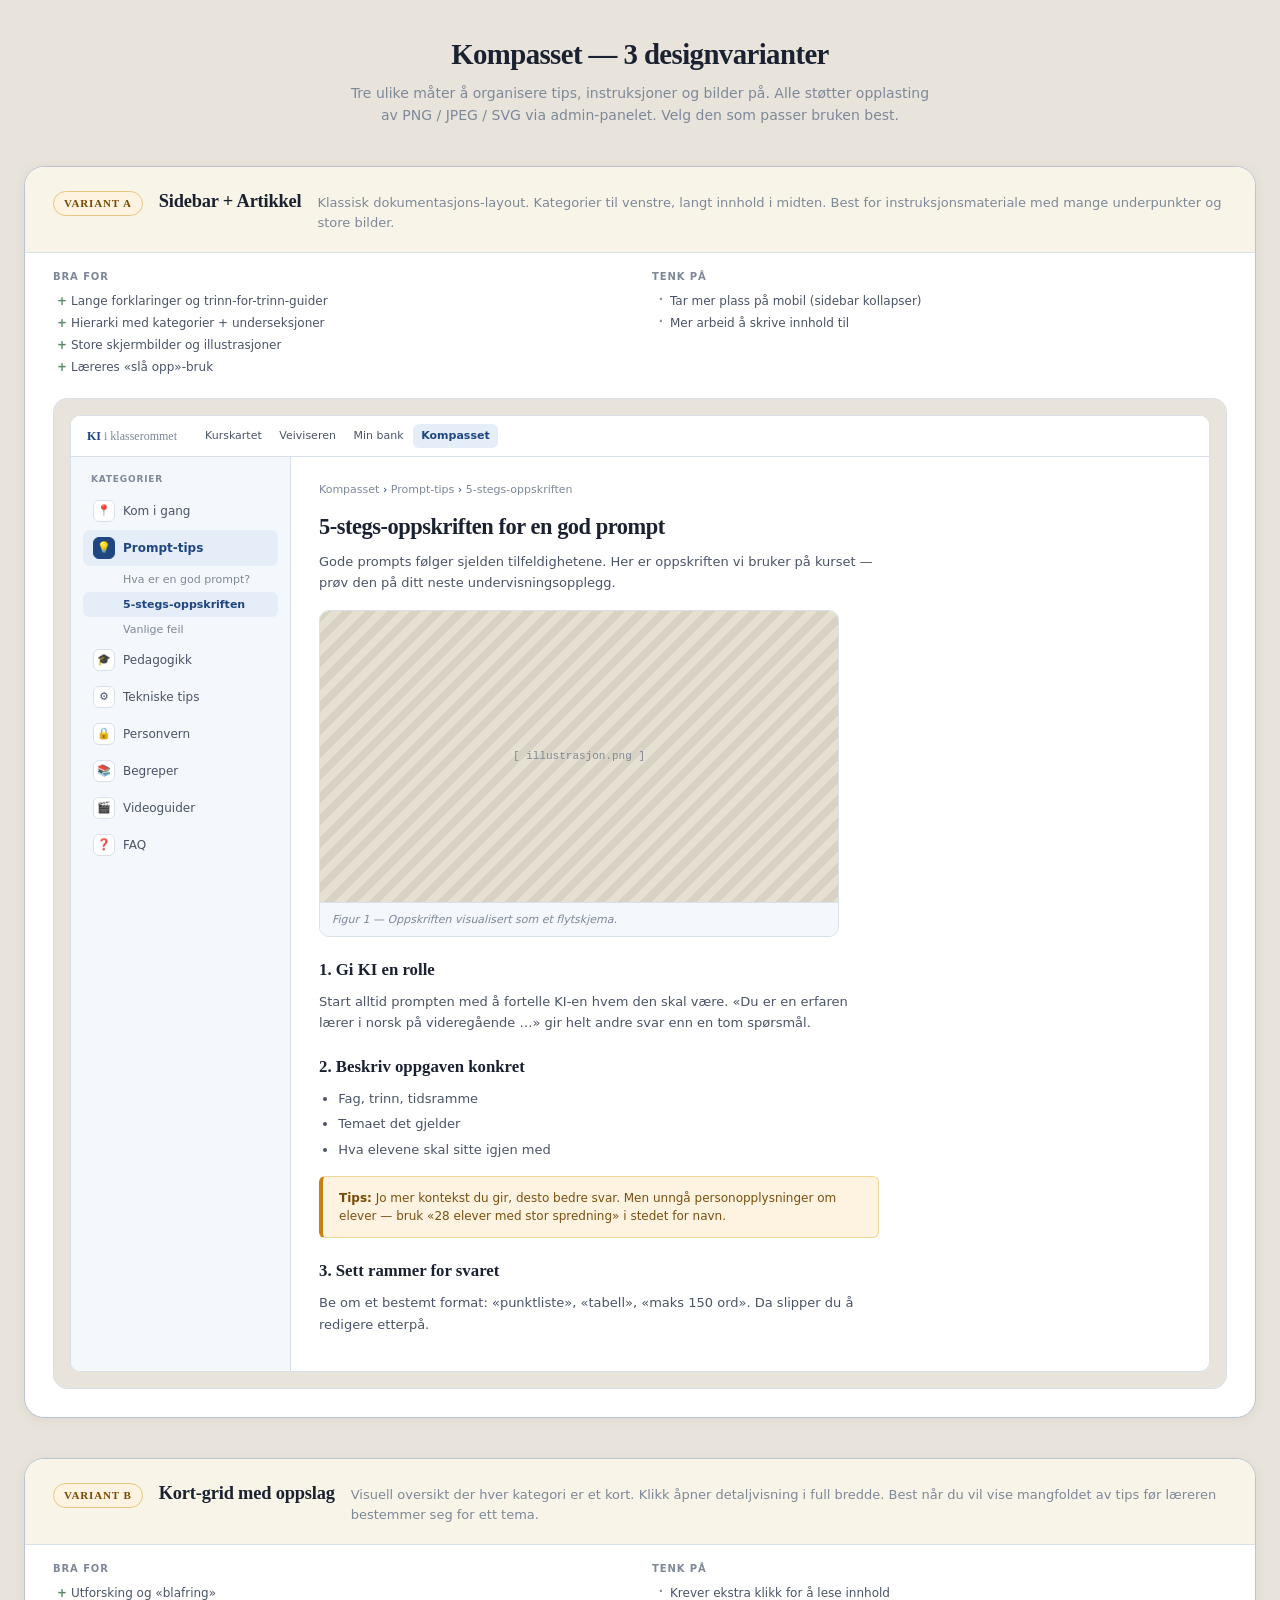
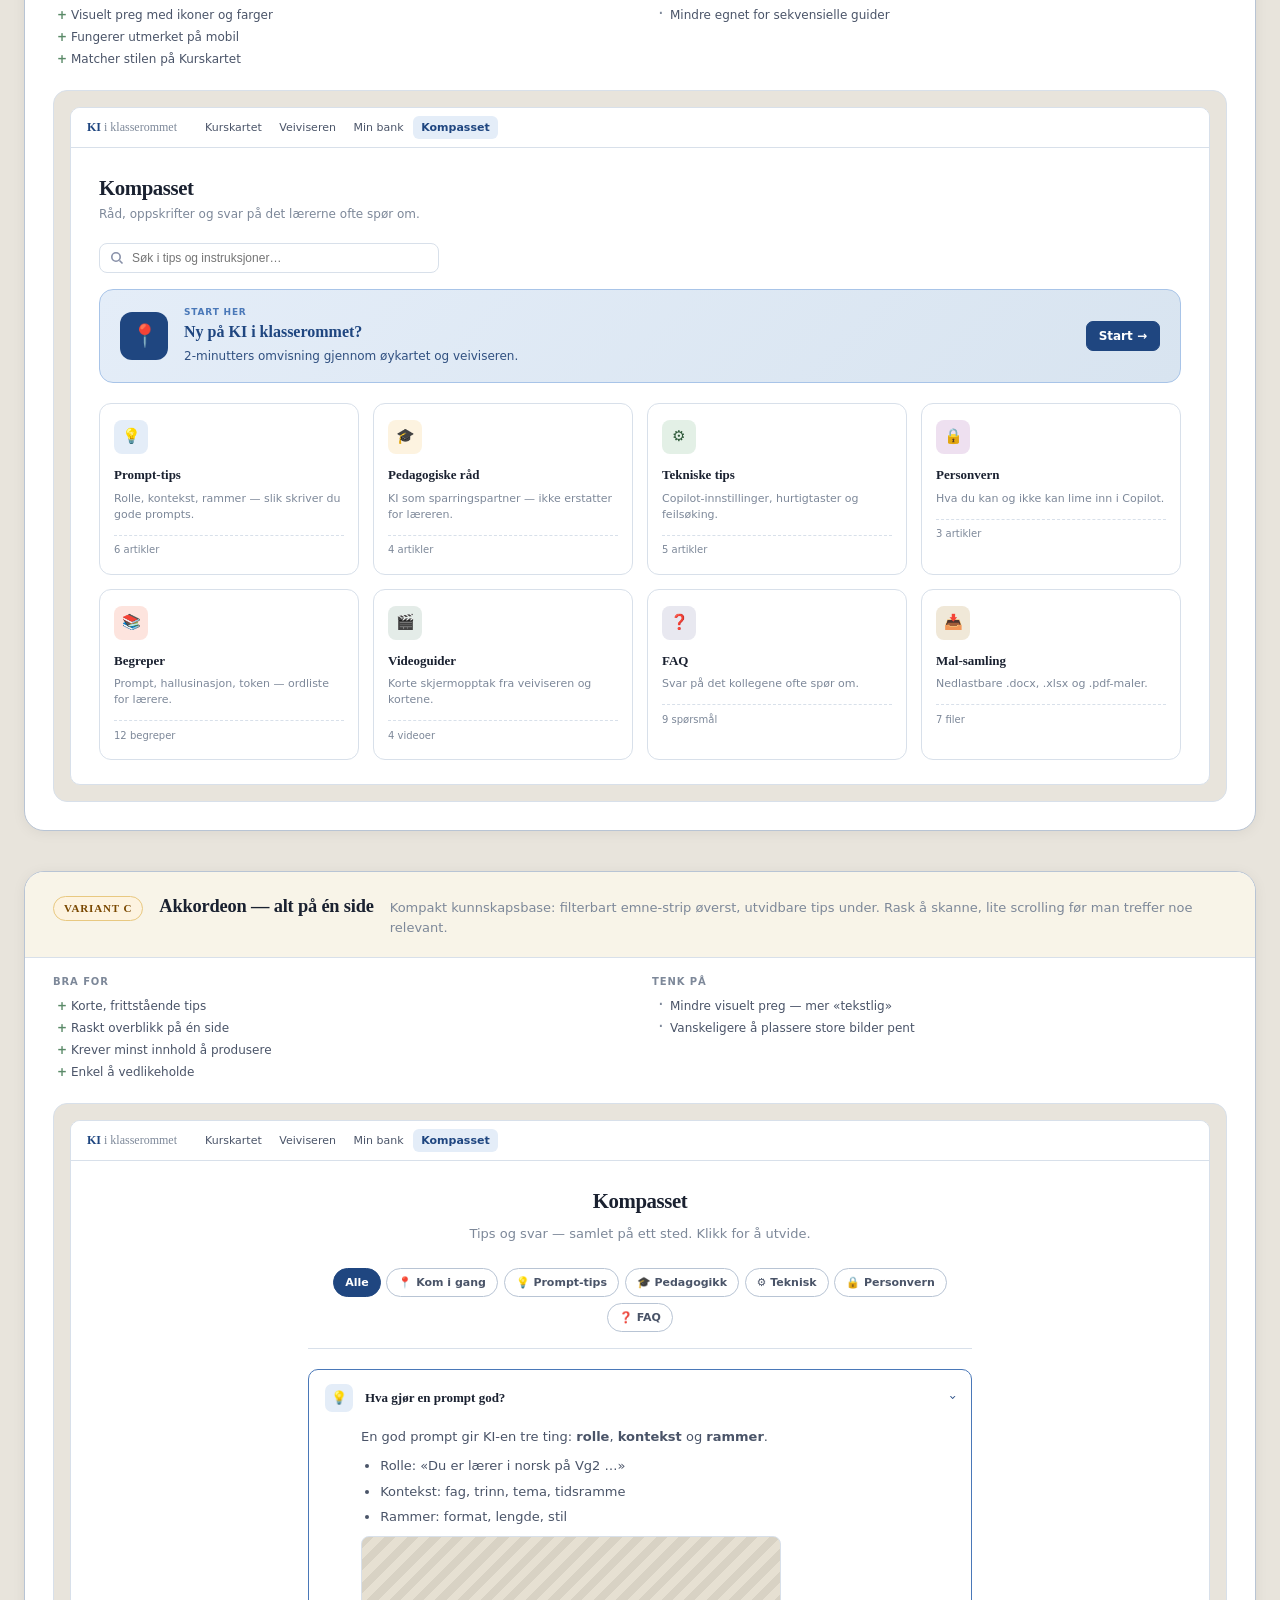
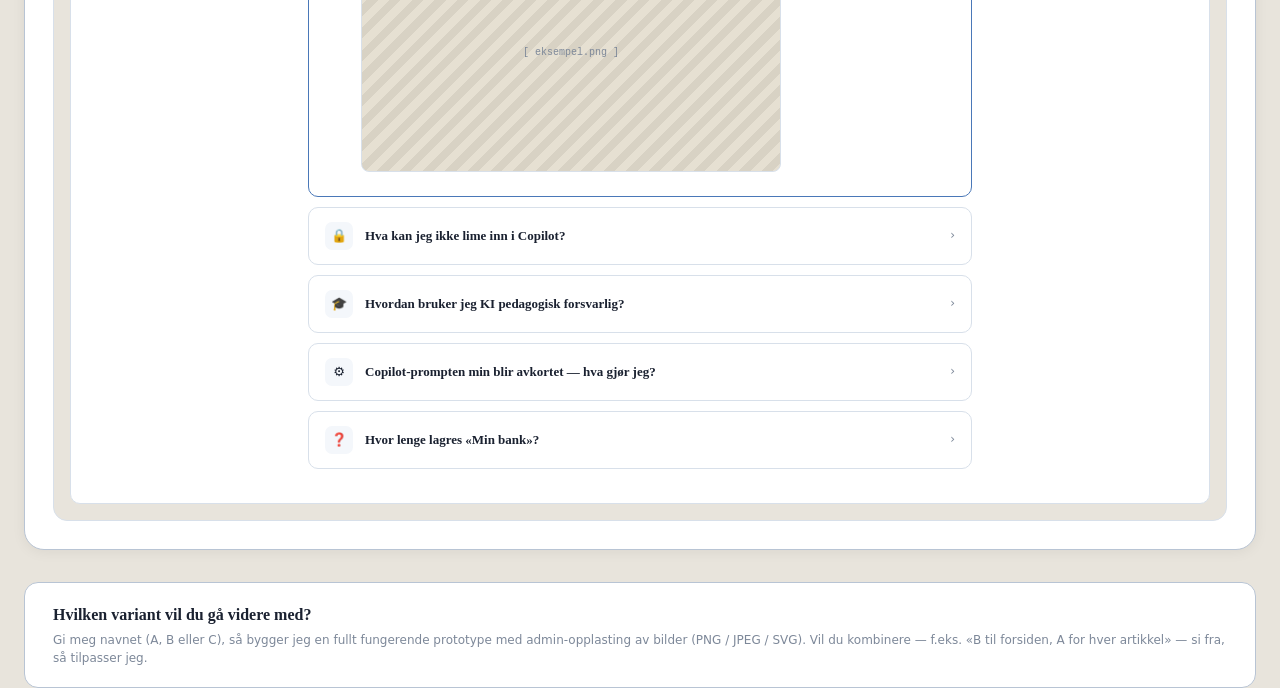
<file: design-varianter.html>
<!DOCTYPE html>
<html lang="no">
<head>
<meta charset="UTF-8">
<meta name="viewport" content="width=device-width, initial-scale=1.0">
<title>Designvarianter – Kompasset</title>
<link rel="stylesheet" href="style.css">
<style>
  body { background: #e8e4dc; padding: 2rem 1.5rem 4rem; }
  .overview-wrap { max-width: 1400px; margin: 0 auto; }
  .ov-head { text-align: center; margin-bottom: 2.5rem; }
  .ov-head h1 { font-family: Georgia, serif; font-size: 1.8rem; color: var(--ink); letter-spacing: -.02em; margin-bottom: .4rem; }
  .ov-head p { color: var(--ink3); font-size: 14px; max-width: 580px; margin: 0 auto; line-height: 1.55; }

  .variant-grid { display: grid; grid-template-columns: 1fr; gap: 2.5rem; }

  .variant {
    background: var(--surface);
    border: 1px solid var(--line2);
    border-radius: 20px;
    overflow: hidden;
    box-shadow: 0 2px 14px rgba(0,0,0,.06);
  }
  .variant-head {
    padding: 1.25rem 1.75rem;
    border-bottom: 1px solid var(--line);
    background: #f8f4e8;
    display: flex;
    align-items: baseline;
    gap: 1rem;
    flex-wrap: wrap;
  }
  .variant-num {
    font-family: Georgia, serif;
    font-size: 11px;
    font-weight: 700;
    color: var(--amber);
    background: var(--amber-bg);
    padding: 3px 10px;
    border-radius: 20px;
    letter-spacing: .08em;
    text-transform: uppercase;
    border: 1px solid #e8c880;
  }
  .variant-name {
    font-family: Georgia, serif;
    font-size: 1.15rem;
    font-weight: 700;
    color: var(--ink);
    letter-spacing: -.01em;
  }
  .variant-desc {
    font-size: 13px;
    color: var(--ink3);
    flex: 1;
    min-width: 200px;
    line-height: 1.5;
  }
  .variant-pros {
    padding: 0 1.75rem;
    margin-top: 1rem;
    display: flex;
    gap: 1.5rem;
    flex-wrap: wrap;
    font-size: 12px;
  }
  .pros-col { flex: 1; min-width: 220px; }
  .pros-lbl {
    font-size: 10px;
    font-weight: 700;
    text-transform: uppercase;
    letter-spacing: .09em;
    color: var(--ink3);
    margin-bottom: .35rem;
  }
  .pros-col ul { list-style: none; padding: 0; margin: 0; }
  .pros-col li {
    font-size: 12px;
    color: var(--ink2);
    line-height: 1.5;
    padding: 2px 0 2px 18px;
    position: relative;
  }
  .pros-col.good li::before { content: "+"; position: absolute; left: 4px; top: 2px; color: var(--green-hi); font-weight: 700; }
  .pros-col.neutral li::before { content: "·"; position: absolute; left: 6px; top: 0; color: var(--ink3); font-size: 18px; line-height: 1; }

  .preview-frame {
    margin: 1.25rem 1.75rem 1.75rem;
    border: 1px solid var(--line);
    border-radius: 14px;
    overflow: hidden;
    background: #e8e4dc;
    padding: 1rem;
  }
  .preview-inner {
    background: var(--surface);
    border-radius: 10px;
    border: 1px solid var(--line);
    overflow: hidden;
    min-height: 480px;
  }

  /* Mini topbar inside previews */
  .mini-topbar {
    display: flex;
    align-items: center;
    gap: .75rem;
    padding: .5rem 1rem;
    border-bottom: 1px solid var(--line);
    background: var(--surface);
    font-size: 12px;
  }
  .mini-logo { font-family: Georgia, serif; font-weight: 700; color: var(--blue); font-size: 12px; }
  .mini-logo em { color: var(--ink3); font-style: normal; font-weight: 400; }
  .mini-nav { display: flex; gap: .1rem; margin-left: .5rem; }
  .mini-nav a {
    font-size: 11px;
    color: var(--ink2);
    text-decoration: none;
    padding: 3px 8px;
    border-radius: 6px;
    font-weight: 500;
  }
  .mini-nav a.active { background: var(--blue-bg); color: var(--blue); font-weight: 700; }

  /* ===================================================================
     VARIANT A — Sidebar + Artikkel (dokumentasjons-stil)
     =================================================================== */
  .vA-body { display: grid; grid-template-columns: 220px 1fr; min-height: 440px; }
  .vA-side {
    background: var(--s2);
    border-right: 1px solid var(--line);
    padding: 1rem .75rem;
    overflow-y: auto;
  }
  .vA-side-lbl {
    font-size: 9px;
    font-weight: 700;
    text-transform: uppercase;
    letter-spacing: .09em;
    color: var(--ink3);
    padding: 0 .5rem .4rem;
  }
  .vA-cat {
    display: flex;
    align-items: center;
    gap: .5rem;
    padding: 7px 10px;
    border-radius: 7px;
    font-size: 12px;
    color: var(--ink2);
    cursor: default;
    margin-bottom: 1px;
  }
  .vA-cat .vA-ic {
    width: 22px; height: 22px;
    background: var(--surface);
    border: 1px solid var(--line);
    border-radius: 6px;
    display: flex;
    align-items: center;
    justify-content: center;
    font-size: 11px;
    flex-shrink: 0;
  }
  .vA-cat.active { background: var(--blue-bg); color: var(--blue); font-weight: 700; }
  .vA-cat.active .vA-ic { background: var(--blue); color: #fff; border-color: var(--blue); }
  .vA-cat:hover:not(.active) { background: var(--s3); }
  .vA-sub {
    padding: 4px 10px 4px 40px;
    font-size: 11px;
    color: var(--ink3);
    cursor: default;
    border-radius: 6px;
  }
  .vA-sub.active { color: var(--blue); font-weight: 600; background: var(--blue-bg); }
  .vA-sub:hover:not(.active) { color: var(--ink2); }

  .vA-main { padding: 1.5rem 1.75rem; overflow-y: auto; }
  .vA-breadcrumb {
    font-size: 11px;
    color: var(--ink3);
    margin-bottom: .75rem;
  }
  .vA-breadcrumb span { color: var(--blue); }
  .vA-title {
    font-family: Georgia, serif;
    font-size: 1.4rem;
    font-weight: 700;
    color: var(--ink);
    letter-spacing: -.02em;
    margin-bottom: .4rem;
  }
  .vA-lede {
    font-size: 14px;
    color: var(--ink2);
    line-height: 1.6;
    margin-bottom: 1.25rem;
    max-width: 560px;
  }
  .vA-h2 {
    font-family: Georgia, serif;
    font-size: 1.05rem;
    font-weight: 700;
    color: var(--ink);
    margin: 1.25rem 0 .5rem;
  }
  .vA-main p { font-size: 13px; color: var(--ink2); line-height: 1.65; margin-bottom: .75rem; max-width: 560px; }
  .vA-main ul { margin: .25rem 0 .75rem 1.2rem; }
  .vA-main li { font-size: 13px; color: var(--ink2); line-height: 1.65; margin-bottom: .25rem; }

  .vA-fig {
    margin: 1rem 0;
    border: 1px solid var(--line);
    border-radius: 10px;
    overflow: hidden;
    max-width: 520px;
    background: var(--s2);
  }
  .vA-fig-img {
    aspect-ratio: 16/9;
    background:
      repeating-linear-gradient(135deg, #d8d2c4 0 8px, #e6e0d2 8px 16px);
    display: flex;
    align-items: center;
    justify-content: center;
    color: var(--ink3);
    font-family: monospace;
    font-size: 11px;
  }
  .vA-fig-cap {
    padding: .5rem .75rem;
    font-size: 11px;
    color: var(--ink3);
    background: var(--s2);
    border-top: 1px solid var(--line);
    font-style: italic;
  }

  .vA-callout {
    background: var(--amber-bg);
    border: 1px solid #f0d890;
    border-left: 4px solid var(--amber-hi);
    border-radius: 6px;
    padding: .75rem 1rem;
    margin: 1rem 0;
    max-width: 560px;
    font-size: 12px;
    color: #7a5010;
    line-height: 1.5;
  }
  .vA-callout strong { color: var(--amber); }

  /* ===================================================================
     VARIANT B — Kort-grid (kategori-kort + modal/expand)
     =================================================================== */
  .vB-body { padding: 1.5rem 1.75rem; }
  .vB-head { display: flex; align-items: baseline; justify-content: space-between; margin-bottom: 1.25rem; flex-wrap: wrap; gap: .5rem; }
  .vB-head h2 { font-family: Georgia, serif; font-size: 1.3rem; color: var(--ink); letter-spacing: -.02em; }
  .vB-head p { font-size: 12px; color: var(--ink3); max-width: 380px; }

  .vB-search {
    width: 100%;
    max-width: 340px;
    padding: 7px 12px 7px 32px;
    border: 1.5px solid var(--line);
    border-radius: 8px;
    font-size: 12px;
    background: var(--surface) url("data:image/svg+xml;utf8,<svg xmlns='http://www.w3.org/2000/svg' viewBox='0 0 14 14' fill='none' stroke='%238890a8' stroke-width='1.6'><circle cx='6' cy='6' r='4.2'/><path d='M9.5 9.5 l3 3'/></svg>") no-repeat 10px center/14px;
    margin-bottom: 1rem;
  }

  .vB-grid {
    display: grid;
    grid-template-columns: repeat(auto-fill, minmax(210px, 1fr));
    gap: .875rem;
  }
  .vB-card {
    background: var(--surface);
    border: 1px solid var(--line);
    border-radius: 12px;
    padding: 1rem .875rem;
    display: flex;
    flex-direction: column;
    gap: .35rem;
    transition: all .14s;
    cursor: default;
  }
  .vB-card:hover {
    border-color: var(--blue-hi);
    transform: translateY(-2px);
    box-shadow: 0 4px 14px rgba(0,0,0,.06);
  }
  .vB-card-ic {
    width: 34px; height: 34px;
    border-radius: 8px;
    display: flex;
    align-items: center;
    justify-content: center;
    font-size: 15px;
    margin-bottom: .35rem;
  }
  .vB-card-title { font-size: 13px; font-weight: 700; color: var(--ink); font-family: Georgia, serif; }
  .vB-card-desc { font-size: 11px; color: var(--ink3); line-height: 1.45; }
  .vB-card-count {
    font-size: 10px;
    color: var(--ink3);
    margin-top: .4rem;
    padding-top: .4rem;
    border-top: 1px dashed var(--line);
  }

  /* Category colours (subtle) */
  .vB-card[data-c="a"] .vB-card-ic { background: var(--blue-bg); color: var(--blue); }
  .vB-card[data-c="b"] .vB-card-ic { background: var(--amber-bg); color: var(--amber); }
  .vB-card[data-c="c"] .vB-card-ic { background: var(--green-bg); color: var(--green); }
  .vB-card[data-c="d"] .vB-card-ic { background: #eee0f0; color: #603870; }
  .vB-card[data-c="e"] .vB-card-ic { background: #fde4de; color: var(--red); }
  .vB-card[data-c="f"] .vB-card-ic { background: #e4ece8; color: #30604a; }
  .vB-card[data-c="g"] .vB-card-ic { background: #e8e8f0; color: #3a4870; }
  .vB-card[data-c="h"] .vB-card-ic { background: #f0e8d8; color: #705830; }

  .vB-featured {
    background: linear-gradient(135deg, var(--blue-bg), #d8e4f0);
    border: 1px solid var(--blue-lo);
    border-radius: 14px;
    padding: 1rem 1.25rem;
    display: flex;
    align-items: center;
    gap: 1rem;
    margin-bottom: 1.25rem;
  }
  .vB-featured-ic {
    width: 48px; height: 48px;
    background: var(--blue);
    border-radius: 12px;
    display: flex;
    align-items: center;
    justify-content: center;
    color: #fff;
    font-size: 22px;
    flex-shrink: 0;
  }
  .vB-featured-body { flex: 1; min-width: 0; }
  .vB-featured-lbl {
    font-size: 9px;
    font-weight: 700;
    text-transform: uppercase;
    letter-spacing: .09em;
    color: var(--blue-hi);
  }
  .vB-featured-title { font-family: Georgia, serif; font-size: 1rem; font-weight: 700; color: var(--blue); }
  .vB-featured-desc { font-size: 12px; color: #305080; margin-top: .15rem; }

  /* ===================================================================
     VARIANT C — Akkordeon / FAQ-stil (kompakt, kronologisk)
     =================================================================== */
  .vC-body { padding: 1.5rem 1.75rem; max-width: 720px; margin: 0 auto; }
  .vC-head { text-align: center; margin-bottom: 1.5rem; }
  .vC-head h2 { font-family: Georgia, serif; font-size: 1.3rem; color: var(--ink); letter-spacing: -.02em; margin-bottom: .4rem; }
  .vC-head p { font-size: 13px; color: var(--ink3); }

  .vC-tabs {
    display: flex;
    gap: .35rem;
    flex-wrap: wrap;
    justify-content: center;
    margin-bottom: 1.25rem;
    padding-bottom: 1rem;
    border-bottom: 1px solid var(--line);
  }
  .vC-tab {
    padding: 5px 11px;
    border-radius: 20px;
    border: 1.5px solid var(--line2);
    background: var(--surface);
    font-size: 11px;
    font-weight: 600;
    color: var(--ink2);
    cursor: default;
  }
  .vC-tab.on { background: var(--blue); color: #fff; border-color: var(--blue); }

  .vC-item {
    background: var(--surface);
    border: 1px solid var(--line);
    border-radius: 10px;
    margin-bottom: .625rem;
    overflow: hidden;
  }
  .vC-item.open { border-color: var(--blue-hi); }
  .vC-q {
    display: flex;
    align-items: center;
    gap: .75rem;
    padding: .875rem 1rem;
    cursor: default;
  }
  .vC-q-ic {
    width: 28px; height: 28px;
    border-radius: 7px;
    background: var(--s2);
    display: flex;
    align-items: center;
    justify-content: center;
    font-size: 13px;
    flex-shrink: 0;
  }
  .vC-item.open .vC-q-ic { background: var(--blue-bg); color: var(--blue); }
  .vC-q-text {
    flex: 1;
    font-size: 13px;
    font-weight: 700;
    color: var(--ink);
    font-family: Georgia, serif;
  }
  .vC-q-chev {
    color: var(--ink3);
    font-size: 12px;
    transform: rotate(0);
    transition: transform .2s;
  }
  .vC-item.open .vC-q-chev { transform: rotate(90deg); color: var(--blue); }
  .vC-a {
    padding: 0 1rem 1rem 3.25rem;
    font-size: 13px;
    color: var(--ink2);
    line-height: 1.65;
  }
  .vC-a p { margin-bottom: .5rem; }
  .vC-a ul { margin: .25rem 0 .5rem 1.2rem; }
  .vC-a li { margin-bottom: .25rem; }

  .vC-img-inline {
    margin: .5rem 0;
    border: 1px solid var(--line);
    border-radius: 8px;
    overflow: hidden;
    max-width: 420px;
    background:
      repeating-linear-gradient(135deg, #d8d2c4 0 8px, #e6e0d2 8px 16px);
    aspect-ratio: 16/9;
    display: flex;
    align-items: center;
    justify-content: center;
    color: var(--ink3);
    font-family: monospace;
    font-size: 10px;
  }

  /* ===================================================================
     Bottom decision bar
     =================================================================== */
  .decision-bar {
    background: var(--surface);
    border: 1px solid var(--line2);
    border-radius: 14px;
    padding: 1.25rem 1.75rem;
    margin-top: 2rem;
    display: flex;
    align-items: center;
    gap: 1rem;
    flex-wrap: wrap;
  }
  .decision-bar .dbt {
    flex: 1;
    min-width: 200px;
  }
  .decision-bar .dbt-title { font-family: Georgia, serif; font-size: 1rem; font-weight: 700; color: var(--ink); margin-bottom: .2rem; }
  .decision-bar .dbt-sub { font-size: 12px; color: var(--ink3); line-height: 1.5; }
</style>
</head>
<body>

<div class="overview-wrap">

  <div class="ov-head">
    <h1>Kompasset — 3 designvarianter</h1>
    <p>Tre ulike måter å organisere tips, instruksjoner og bilder på. Alle støtter opplasting av PNG / JPEG / SVG via admin-panelet. Velg den som passer bruken best.</p>
  </div>

  <div class="variant-grid">

    <!-- ════════════════════════════════════════════════════════════
         VARIANT A — Sidebar + Artikkel
         ════════════════════════════════════════════════════════════ -->
    <div class="variant">
      <div class="variant-head">
        <span class="variant-num">Variant A</span>
        <span class="variant-name">Sidebar + Artikkel</span>
        <span class="variant-desc">Klassisk dokumentasjons-layout. Kategorier til venstre, langt innhold i midten. Best for instruksjons­materiale med mange underpunkter og store bilder.</span>
      </div>

      <div class="variant-pros">
        <div class="pros-col good">
          <div class="pros-lbl">Bra for</div>
          <ul>
            <li>Lange forklaringer og trinn-for-trinn-guider</li>
            <li>Hierarki med kategorier + under­seksjoner</li>
            <li>Store skjermbilder og illustrasjoner</li>
            <li>Læreres «slå opp»-bruk</li>
          </ul>
        </div>
        <div class="pros-col neutral">
          <div class="pros-lbl">Tenk på</div>
          <ul>
            <li>Tar mer plass på mobil (sidebar kollapser)</li>
            <li>Mer arbeid å skrive innhold til</li>
          </ul>
        </div>
      </div>

      <div class="preview-frame">
        <div class="preview-inner">

          <div class="mini-topbar">
            <span class="mini-logo">KI<em> i klasserommet</em></span>
            <nav class="mini-nav">
              <a>Kurskartet</a>
              <a>Veiviseren</a>
              <a>Min bank</a>
              <a class="active">Kompasset</a>
            </nav>
          </div>

          <div class="vA-body">
            <aside class="vA-side">
              <div class="vA-side-lbl">Kategorier</div>

              <div class="vA-cat"><span class="vA-ic">📍</span>Kom i gang</div>
              <div class="vA-cat active"><span class="vA-ic">💡</span>Prompt-tips</div>
                <div class="vA-sub">Hva er en god prompt?</div>
                <div class="vA-sub active">5-stegs-oppskriften</div>
                <div class="vA-sub">Vanlige feil</div>
              <div class="vA-cat"><span class="vA-ic">🎓</span>Pedagogikk</div>
              <div class="vA-cat"><span class="vA-ic">⚙️</span>Tekniske tips</div>
              <div class="vA-cat"><span class="vA-ic">🔒</span>Personvern</div>
              <div class="vA-cat"><span class="vA-ic">📚</span>Begreper</div>
              <div class="vA-cat"><span class="vA-ic">🎬</span>Videoguider</div>
              <div class="vA-cat"><span class="vA-ic">❓</span>FAQ</div>
            </aside>

            <div class="vA-main">
              <div class="vA-breadcrumb">Kompasset <span>›</span> Prompt-tips <span>›</span> 5-stegs-oppskriften</div>
              <h1 class="vA-title">5-stegs-oppskriften for en god prompt</h1>
              <p class="vA-lede">Gode prompts følger sjelden tilfeldighetene. Her er oppskriften vi bruker på kurset — prøv den på ditt neste undervisningsopplegg.</p>

              <div class="vA-fig">
                <div class="vA-fig-img">[ illustrasjon.png ]</div>
                <div class="vA-fig-cap">Figur 1 — Oppskriften visualisert som et flytskjema.</div>
              </div>

              <h2 class="vA-h2">1. Gi KI en rolle</h2>
              <p>Start alltid prompten med å fortelle KI-en hvem den skal være. «Du er en erfaren lærer i norsk på videregående …» gir helt andre svar enn en tom spørsmål.</p>

              <h2 class="vA-h2">2. Beskriv oppgaven konkret</h2>
              <ul>
                <li>Fag, trinn, tidsramme</li>
                <li>Temaet det gjelder</li>
                <li>Hva elevene skal sitte igjen med</li>
              </ul>

              <div class="vA-callout">
                <strong>Tips:</strong> Jo mer kontekst du gir, desto bedre svar. Men unngå personopplysninger om elever — bruk «28 elever med stor spredning» i stedet for navn.
              </div>

              <h2 class="vA-h2">3. Sett rammer for svaret</h2>
              <p>Be om et bestemt format: «punktliste», «tabell», «maks 150 ord». Da slipper du å redigere etterpå.</p>
            </div>
          </div>

        </div>
      </div>
    </div>

    <!-- ════════════════════════════════════════════════════════════
         VARIANT B — Kort-grid
         ════════════════════════════════════════════════════════════ -->
    <div class="variant">
      <div class="variant-head">
        <span class="variant-num">Variant B</span>
        <span class="variant-name">Kort-grid med oppslag</span>
        <span class="variant-desc">Visuell oversikt der hver kategori er et kort. Klikk åpner detaljvisning i full bredde. Best når du vil vise mangfoldet av tips før læreren bestemmer seg for ett tema.</span>
      </div>

      <div class="variant-pros">
        <div class="pros-col good">
          <div class="pros-lbl">Bra for</div>
          <ul>
            <li>Utforsking og «blafring»</li>
            <li>Visuelt preg med ikoner og farger</li>
            <li>Fungerer utmerket på mobil</li>
            <li>Matcher stilen på Kurskartet</li>
          </ul>
        </div>
        <div class="pros-col neutral">
          <div class="pros-lbl">Tenk på</div>
          <ul>
            <li>Krever ekstra klikk for å lese innhold</li>
            <li>Mindre egnet for sekvensielle guider</li>
          </ul>
        </div>
      </div>

      <div class="preview-frame">
        <div class="preview-inner">

          <div class="mini-topbar">
            <span class="mini-logo">KI<em> i klasserommet</em></span>
            <nav class="mini-nav">
              <a>Kurskartet</a>
              <a>Veiviseren</a>
              <a>Min bank</a>
              <a class="active">Kompasset</a>
            </nav>
          </div>

          <div class="vB-body">
            <div class="vB-head">
              <div>
                <h2>Kompasset</h2>
                <p>Råd, oppskrifter og svar på det lærerne ofte spør om.</p>
              </div>
            </div>

            <input class="vB-search" placeholder="Søk i tips og instruksjoner…" readonly>

            <div class="vB-featured">
              <div class="vB-featured-ic">📍</div>
              <div class="vB-featured-body">
                <div class="vB-featured-lbl">Start her</div>
                <div class="vB-featured-title">Ny på KI i klasserommet?</div>
                <div class="vB-featured-desc">2-minutters omvisning gjennom øykartet og veiviseren.</div>
              </div>
              <span class="btn primary sm">Start →</span>
            </div>

            <div class="vB-grid">
              <div class="vB-card" data-c="a">
                <div class="vB-card-ic">💡</div>
                <div class="vB-card-title">Prompt-tips</div>
                <div class="vB-card-desc">Rolle, kontekst, rammer — slik skriver du gode prompts.</div>
                <div class="vB-card-count">6 artikler</div>
              </div>
              <div class="vB-card" data-c="b">
                <div class="vB-card-ic">🎓</div>
                <div class="vB-card-title">Pedagogiske råd</div>
                <div class="vB-card-desc">KI som sparringspartner — ikke erstatter for læreren.</div>
                <div class="vB-card-count">4 artikler</div>
              </div>
              <div class="vB-card" data-c="c">
                <div class="vB-card-ic">⚙️</div>
                <div class="vB-card-title">Tekniske tips</div>
                <div class="vB-card-desc">Copilot-innstillinger, hurtigtaster og feilsøking.</div>
                <div class="vB-card-count">5 artikler</div>
              </div>
              <div class="vB-card" data-c="d">
                <div class="vB-card-ic">🔒</div>
                <div class="vB-card-title">Personvern</div>
                <div class="vB-card-desc">Hva du kan og ikke kan lime inn i Copilot.</div>
                <div class="vB-card-count">3 artikler</div>
              </div>
              <div class="vB-card" data-c="e">
                <div class="vB-card-ic">📚</div>
                <div class="vB-card-title">Begreper</div>
                <div class="vB-card-desc">Prompt, hallusinasjon, token — ordliste for lærere.</div>
                <div class="vB-card-count">12 begreper</div>
              </div>
              <div class="vB-card" data-c="f">
                <div class="vB-card-ic">🎬</div>
                <div class="vB-card-title">Videoguider</div>
                <div class="vB-card-desc">Korte skjermopptak fra veiviseren og kortene.</div>
                <div class="vB-card-count">4 videoer</div>
              </div>
              <div class="vB-card" data-c="g">
                <div class="vB-card-ic">❓</div>
                <div class="vB-card-title">FAQ</div>
                <div class="vB-card-desc">Svar på det kollegene ofte spør om.</div>
                <div class="vB-card-count">9 spørsmål</div>
              </div>
              <div class="vB-card" data-c="h">
                <div class="vB-card-ic">📥</div>
                <div class="vB-card-title">Mal-samling</div>
                <div class="vB-card-desc">Nedlastbare .docx, .xlsx og .pdf-maler.</div>
                <div class="vB-card-count">7 filer</div>
              </div>
            </div>
          </div>

        </div>
      </div>
    </div>

    <!-- ════════════════════════════════════════════════════════════
         VARIANT C — Akkordeon / FAQ
         ════════════════════════════════════════════════════════════ -->
    <div class="variant">
      <div class="variant-head">
        <span class="variant-num">Variant C</span>
        <span class="variant-name">Akkordeon — alt på én side</span>
        <span class="variant-desc">Kompakt kunnskaps­base: filter­bart emne-strip øverst, utvidbare tips under. Rask å skanne, lite scrolling før man treffer noe relevant.</span>
      </div>

      <div class="variant-pros">
        <div class="pros-col good">
          <div class="pros-lbl">Bra for</div>
          <ul>
            <li>Korte, frittstående tips</li>
            <li>Raskt overblikk på én side</li>
            <li>Krever minst innhold å produsere</li>
            <li>Enkel å vedlikeholde</li>
          </ul>
        </div>
        <div class="pros-col neutral">
          <div class="pros-lbl">Tenk på</div>
          <ul>
            <li>Mindre visuelt preg — mer «tekstlig»</li>
            <li>Vanskeligere å plassere store bilder pent</li>
          </ul>
        </div>
      </div>

      <div class="preview-frame">
        <div class="preview-inner">

          <div class="mini-topbar">
            <span class="mini-logo">KI<em> i klasserommet</em></span>
            <nav class="mini-nav">
              <a>Kurskartet</a>
              <a>Veiviseren</a>
              <a>Min bank</a>
              <a class="active">Kompasset</a>
            </nav>
          </div>

          <div class="vC-body">
            <div class="vC-head">
              <h2>Kompasset</h2>
              <p>Tips og svar — samlet på ett sted. Klikk for å utvide.</p>
            </div>

            <div class="vC-tabs">
              <span class="vC-tab on">Alle</span>
              <span class="vC-tab">📍 Kom i gang</span>
              <span class="vC-tab">💡 Prompt-tips</span>
              <span class="vC-tab">🎓 Pedagogikk</span>
              <span class="vC-tab">⚙️ Teknisk</span>
              <span class="vC-tab">🔒 Personvern</span>
              <span class="vC-tab">❓ FAQ</span>
            </div>

            <div class="vC-item open">
              <div class="vC-q">
                <span class="vC-q-ic">💡</span>
                <span class="vC-q-text">Hva gjør en prompt god?</span>
                <span class="vC-q-chev">›</span>
              </div>
              <div class="vC-a">
                <p>En god prompt gir KI-en tre ting: <strong>rolle</strong>, <strong>kontekst</strong> og <strong>rammer</strong>.</p>
                <ul>
                  <li>Rolle: «Du er lærer i norsk på Vg2 …»</li>
                  <li>Kontekst: fag, trinn, tema, tidsramme</li>
                  <li>Rammer: format, lengde, stil</li>
                </ul>
                <div class="vC-img-inline">[ eksempel.png ]</div>
              </div>
            </div>

            <div class="vC-item">
              <div class="vC-q">
                <span class="vC-q-ic">🔒</span>
                <span class="vC-q-text">Hva kan jeg ikke lime inn i Copilot?</span>
                <span class="vC-q-chev">›</span>
              </div>
            </div>

            <div class="vC-item">
              <div class="vC-q">
                <span class="vC-q-ic">🎓</span>
                <span class="vC-q-text">Hvordan bruker jeg KI pedagogisk forsvarlig?</span>
                <span class="vC-q-chev">›</span>
              </div>
            </div>

            <div class="vC-item">
              <div class="vC-q">
                <span class="vC-q-ic">⚙️</span>
                <span class="vC-q-text">Copilot-prompten min blir avkortet — hva gjør jeg?</span>
                <span class="vC-q-chev">›</span>
              </div>
            </div>

            <div class="vC-item">
              <div class="vC-q">
                <span class="vC-q-ic">❓</span>
                <span class="vC-q-text">Hvor lenge lagres «Min bank»?</span>
                <span class="vC-q-chev">›</span>
              </div>
            </div>
          </div>

        </div>
      </div>
    </div>

  </div>

  <!-- Decision bar -->
  <div class="decision-bar">
    <div class="dbt">
      <div class="dbt-title">Hvilken variant vil du gå videre med?</div>
      <div class="dbt-sub">Gi meg navnet (A, B eller C), så bygger jeg en fullt fungerende prototype med admin-opplasting av bilder (PNG / JPEG / SVG). Vil du kombinere — f.eks. «B til forsiden, A for hver artikkel» — si fra, så tilpasser jeg.</div>
    </div>
  </div>

</div>

</body>
</html>
</file>
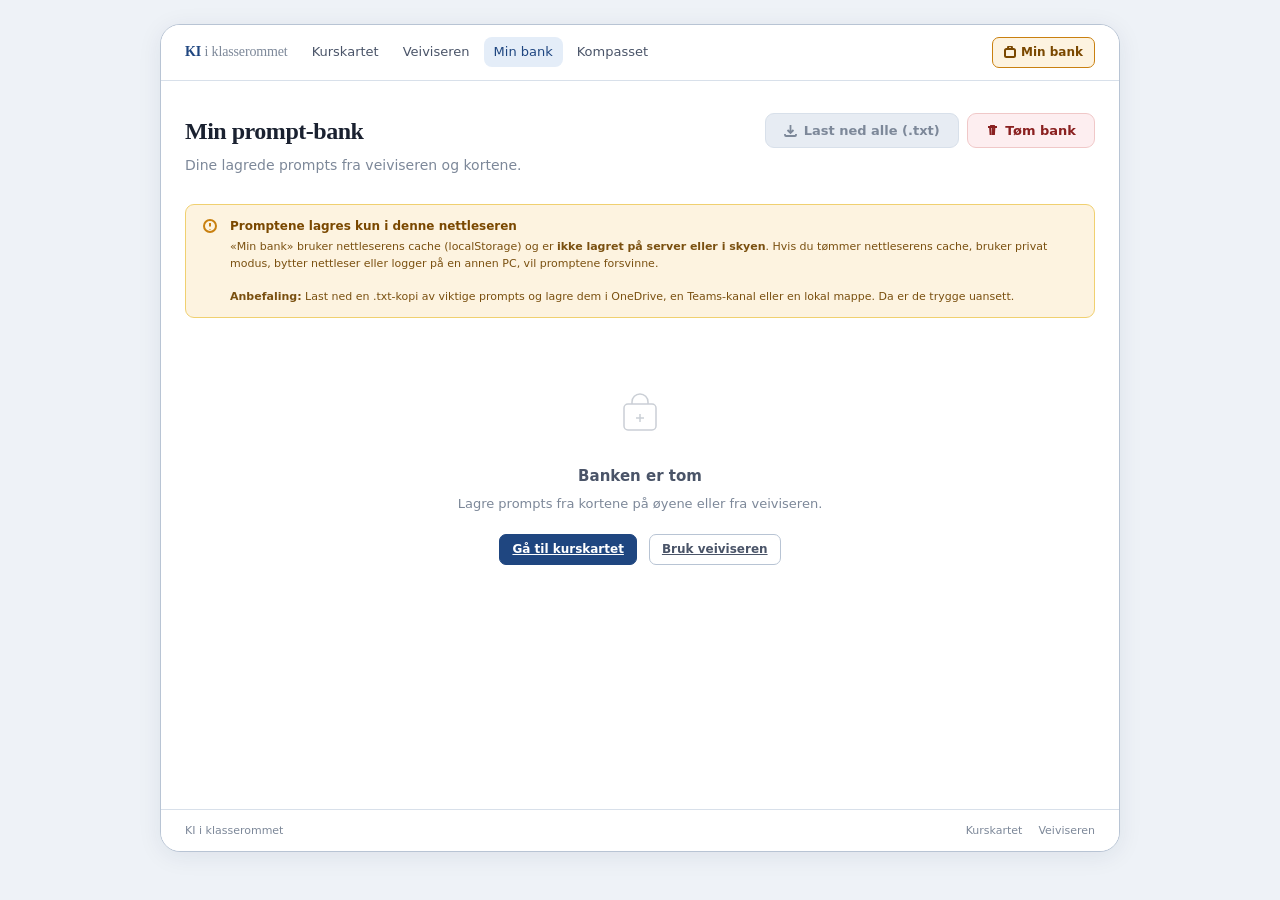
<file: min-bank.html>
<!DOCTYPE html>
<html lang="no">
<head>
<meta charset="UTF-8">
<meta name="viewport" content="width=device-width, initial-scale=1.0">
<meta name="robots" content="noindex, nofollow">
<title>Min bank – KI i klasserommet</title>
<link rel="stylesheet" href="style.css">
<style>
body { display: flex; align-items: flex-start; justify-content: center; padding: 1.5rem 1rem 3rem; }
</style>
</head>
<body>
<a href="#main-content" class="sr-only" style="position:absolute;top:12px;left:12px;background:var(--blue);color:#fff;padding:8px 16px;border-radius:8px;font-weight:700;font-size:13px;text-decoration:none;z-index:9999;transform:translateY(-200%);transition:transform .15s">Hopp til innhold</a>

<div class="app" role="application">

  <div class="topbar" role="banner">
    <a href="index.html" class="tb-logo">KI<em> i klasserommet</em></a>
    <nav class="tb-nav" role="navigation" aria-label="Hovednavigasjon">
      <a href="index.html">Kurskartet</a>
      <a href="veiviser.html">Veiviseren</a>
      <a href="min-bank.html" class="active" aria-current="page">Min bank</a>
      <a href="kompasset.html">Kompasset</a>
    </nav>
    <div class="tb-right">
      <a href="min-bank.html" class="tb-btn bank" aria-label="Min prompt-bank (aktiv side)">
        <svg width="12" height="12" viewBox="0 0 12 12" fill="none" stroke="currentColor" stroke-width="2"><rect x="1" y="3" width="10" height="8" rx="1.5"/><path d="M4 3V2a2 2 0 014 0v1"/></svg>
        Min bank
        <span class="bank-badge" id="bank-badge" style="display:none">0</span>
      </a>
    </div>
  </div>

  <div class="page-body" id="main-content" role="main">

    <div style="display:flex;align-items:flex-start;justify-content:space-between;flex-wrap:wrap;gap:1rem;margin-bottom:1.75rem">
      <div>
        <h1 class="page-title" style="margin-bottom:.3rem">Min prompt-bank</h1>
        <p class="page-sub" style="margin-bottom:0">Dine lagrede prompts fra veiviseren og kortene.</p>
      </div>
      <div style="display:flex;gap:.5rem;flex-wrap:wrap">
        <button class="btn" onclick="exportAllTxt()" id="export-all-btn" disabled aria-label="Last ned alle prompts som .txt">
          <svg width="13" height="13" viewBox="0 0 13 13" fill="none" stroke="currentColor" stroke-width="1.8"><path d="M6.5 1v8M3.5 6l3 3 3-3"/><path d="M1 10v1a1 1 0 001 1h9a1 1 0 001-1v-1"/></svg>
          Last ned alle (.txt)
        </button>
        <button class="btn danger" onclick="confirmClearAll()" id="clear-all-btn" disabled aria-label="Tøm hele prompt-banken">
          <svg width="13" height="13" viewBox="0 0 13 13" fill="none" stroke="currentColor" stroke-width="1.8"><path d="M2 3h9M5 3V2h3v1M4 3l.5 8M8.5 3L8 11M6.5 3v8"/></svg>
          Tøm bank
        </button>
      </div>
    </div>

    <!-- CACHE WARNING (always visible) -->
    <div class="cache-warning" style="margin-bottom:1.5rem">
      <div class="cw-icon"><svg viewBox="0 0 16 16"><circle cx="8" cy="8" r="6"/><path d="M8 5v3.5M8 11v.5"/></svg></div>
      <div class="cw-body">
        <div class="cw-title">Promptene lagres kun i denne nettleseren</div>
        <div class="cw-text">«Min bank» bruker nettleserens cache (localStorage) og er <strong>ikke lagret på server eller i skyen</strong>. Hvis du tømmer nettleserens cache, bruker privat modus, bytter nettleser eller logger på en annen PC, vil promptene forsvinne.<br><br>
        <strong>Anbefaling:</strong> Last ned en .txt-kopi av viktige prompts og lagre dem i OneDrive, en Teams-kanal eller en lokal mappe. Da er de trygge uansett.</div>
      </div>
    </div>

    <!-- EMPTY STATE -->
    <div class="bank-empty" id="bank-empty" style="display:none">
      <div style="font-size:2rem;margin-bottom:.75rem;opacity:.4">
        <svg width="48" height="48" viewBox="0 0 48 48" fill="none" stroke="var(--ink3)" stroke-width="1.5"><rect x="8" y="14" width="32" height="26" rx="4"/><path d="M16 14V12a8 8 0 0116 0v2"/><line x1="24" y1="24" x2="24" y2="32"/><line x1="20" y1="28" x2="28" y2="28"/></svg>
      </div>
      <div style="font-size:15px;font-weight:600;color:var(--ink2);margin-bottom:.4rem">Banken er tom</div>
      <div style="font-size:13px;color:var(--ink3);margin-bottom:1.25rem">Lagre prompts fra kortene på øyene eller fra veiviseren.</div>
      <div style="display:flex;gap:.75rem;justify-content:center;flex-wrap:wrap">
        <a href="index.html" class="btn primary sm">Gå til kurskartet</a>
        <a href="veiviser.html" class="btn sm">Bruk veiviseren</a>
      </div>
    </div>

    <!-- BANK GRID -->
    <div class="bank-grid" id="bank-grid" role="list" aria-label="Lagrede prompts" aria-live="polite"></div>

  </div>

  <footer role="contentinfo">
    <div class="footer-note">KI i klasserommet</div>
    <div class="footer-links">
      <a href="index.html">Kurskartet</a>
      <a href="veiviser.html">Veiviseren</a>
    </div>
  </footer>
</div>

<!-- CONFIRM CLEAR MODAL -->
<div class="modal-backdrop" id="clear-modal" role="dialog" aria-modal="true" aria-labelledby="clear-title">
  <div class="modal">
    <button class="modal-close" onclick="closeClearModal()" aria-label="Lukk">×</button>
    <div class="modal-title" id="clear-title" style="color:var(--red)">Tøm hele banken?</div>
    <p style="font-size:13px;color:var(--ink2);margin-bottom:1rem;line-height:1.6">Dette vil slette alle lagrede prompts permanent fra denne nettleseren. Handlingen kan ikke angres.<br><br>Last ned en .txt-kopi først hvis du vil beholde dem.</p>
    <div class="modal-actions">
      <button class="btn danger" onclick="clearAll()">Ja, tøm banken</button>
      <button class="btn ghost" onclick="closeClearModal()">Avbryt</button>
    </div>
  </div>
</div>

<!-- EDIT MODAL -->
<div class="modal-backdrop" id="edit-modal" role="dialog" aria-modal="true" aria-labelledby="edit-title">
  <div class="modal" style="max-width:520px">
    <button class="modal-close" onclick="closeEditModal()" aria-label="Lukk">×</button>
    <div class="modal-title" id="edit-title">Rediger prompt</div>
    <div class="field" style="margin-bottom:.75rem">
      <label for="edit-name">Navn</label>
      <input type="text" id="edit-name">
    </div>
    <div class="field" style="margin-bottom:1rem">
      <label for="edit-prompt">Prompt</label>
      <textarea id="edit-prompt" rows="8" style="font-family:'Courier New',monospace;font-size:12px"></textarea>
    </div>
    <div class="modal-actions">
      <button class="btn primary" onclick="saveEdit()">Lagre endringer</button>
      <button class="btn ghost" onclick="closeEditModal()">Avbryt</button>
    </div>
  </div>
</div>

<script src="data.js"></script>
<script>
let editingId = null;

function getBank() { return JSON.parse(localStorage.getItem('ki-bank') || '[]'); }
function saveBank(bank) { localStorage.setItem('ki-bank', JSON.stringify(bank)); }

function renderBank() {
  const bank = getBank();
  const grid = document.getElementById('bank-grid');
  const empty = document.getElementById('bank-empty');
  const exportBtn = document.getElementById('export-all-btn');
  const clearBtn = document.getElementById('clear-all-btn');

  updateBankBadge(bank.length);

  if (!bank.length) {
    grid.innerHTML = '';
    empty.style.display = 'block';
    exportBtn.disabled = true;
    clearBtn.disabled = true;
    return;
  }
  empty.style.display = 'none';
  exportBtn.disabled = false;
  clearBtn.disabled = false;

  grid.innerHTML = bank.map(item => `
    <div class="bank-card" role="listitem">
      <div class="bc-head">
        <div>
          <div class="bc-name">${escHtml(item.name)}</div>
          <div class="bc-meta">Lagret ${item.dato}${item.fag ? ' · ' + (FAG[item.fag]?.navn || item.fag) : ''}${item.trinn ? ' · ' + item.trinn : ''}</div>
        </div>
      </div>
      <div class="bc-prompt" id="bp-${item.id}">${escHtml(item.prompt)}</div>
      <div class="pc-toggle-row" id="bt-${item.id}" style="display:none">
        <button class="pc-toggle" onclick="toggleBankPrompt('bp-${item.id}','bt-${item.id}')" aria-expanded="false" aria-controls="bp-${item.id}">
          <span class="pc-toggle-lbl">Vis hele prompten</span>
          <svg viewBox="0 0 10 10"><path d="M2 3.5l3 3 3-3"/></svg>
        </button>
      </div>
      <div class="bc-foot">
        <button class="copy-btn" id="bcb-${item.id}" onclick="doCopy('bp-${item.id}','bcb-${item.id}')" aria-label="Kopiér prompt: ${escHtml(item.name)}">Kopiér</button>
        <button class="copilot-btn" onclick="openCopilot('bp-${item.id}')" aria-label="Kopier og åpne Copilot">
          <svg viewBox="0 0 11 11"><path d="M8 1H10V3"/><path d="M5.5 5.5L10 1"/><path d="M5 2H2a1 1 0 00-1 1v6a1 1 0 001 1h6a1 1 0 001-1V6"/></svg>Copilot
        </button>
        <button class="btn sm" style="border-color:var(--blue-hi);background:var(--blue-bg);color:var(--blue)" onclick="downloadOne(${item.id})" aria-label="Last ned som .txt">
          <svg width="11" height="11" viewBox="0 0 11 11" fill="none" stroke="currentColor" stroke-width="1.8"><path d="M5.5 1v6M3 5l2.5 2.5L8 5"/><path d="M1 9v.5a.5.5 0 00.5.5h8a.5.5 0 00.5-.5V9"/></svg>
          .txt
        </button>
        <button class="btn sm" onclick="openEditModal(${item.id})" style="margin-left:.25rem" aria-label="Rediger prompt">Rediger</button>
        <button class="btn sm danger" onclick="deleteItem(${item.id})" style="margin-left:.25rem" aria-label="Slett prompt: ${escHtml(item.name)}">Slett</button>
      </div>
    </div>`).join('');

  // Måle hvilke prompter som overflyter, og aktiver "Vis mer"-knappen
  requestAnimationFrame(() => {
    document.querySelectorAll('.bc-prompt').forEach(el => {
      if (el.classList.contains('expanded')) return;
      const id = el.id.replace('bp-', 'bt-');
      const row = document.getElementById(id);
      if (!row) return;
      if (el.scrollHeight > el.clientHeight + 2) {
        el.classList.add('clamped');
        row.style.display = '';
      } else {
        el.classList.remove('clamped');
        row.style.display = 'none';
      }
    });
  });
}

function toggleBankPrompt(pid, tid) {
  const el = document.getElementById(pid);
  const row = document.getElementById(tid);
  const btn = row.querySelector('.pc-toggle');
  const lbl = btn.querySelector('.pc-toggle-lbl');
  const isOpen = el.classList.toggle('expanded');
  btn.classList.toggle('is-open', isOpen);
  btn.setAttribute('aria-expanded', isOpen ? 'true' : 'false');
  lbl.textContent = isOpen ? 'Vis mindre' : 'Vis hele prompten';
  if (isOpen) el.classList.remove('clamped');
  else el.classList.add('clamped');
}

function escHtml(str) {
  return String(str).replace(/&/g,'&amp;').replace(/</g,'&lt;').replace(/>/g,'&gt;').replace(/"/g,'&quot;');
}

function doCopy(pid, bid) {
  const el = document.getElementById(pid);
  const t = el ? el.textContent : '';
  const b = document.getElementById(bid);
  const go = () => { b.textContent = 'Kopiert!'; b.classList.add('ok'); setTimeout(() => { b.textContent = 'Kopiér'; b.classList.remove('ok'); }, 2200); };
  navigator.clipboard.writeText(t).then(go).catch(() => { const ta = document.createElement('textarea'); ta.value = t; document.body.appendChild(ta); ta.select(); document.execCommand('copy'); document.body.removeChild(ta); go(); });
}
function openCopilot(pid) {
  const t = document.getElementById(pid).textContent;
  navigator.clipboard.writeText(t).catch(() => {});
  window.open(CONFIG.copilotUrl, '_blank', 'noopener');
}
function downloadOne(id) {
  const bank = getBank();
  const item = bank.find(i => i.id === id);
  if (!item) return;
  const safeName = item.name.replace(/[^a-zA-Z0-9æøåÆØÅ\s\-]/g, '').replace(/\s+/g, '-').substring(0, 50);
  const blob = new Blob([item.prompt], { type: 'text/plain;charset=utf-8' });
  const url = URL.createObjectURL(blob);
  const a = document.createElement('a'); a.href = url; a.download = `ki-prompt-${safeName}.txt`; a.click();
  URL.revokeObjectURL(url);
}
function exportAllTxt() {
  const bank = getBank();
  if (!bank.length) return;
  const content = bank.map((item, i) =>
    `${'='.repeat(60)}\n${i + 1}. ${item.name}\nLagret: ${item.dato}\n${'='.repeat(60)}\n\n${item.prompt}\n\n`
  ).join('\n');
  const blob = new Blob([content], { type: 'text/plain;charset=utf-8' });
  const url = URL.createObjectURL(blob);
  const dato = new Date().toISOString().slice(0, 10);
  const a = document.createElement('a'); a.href = url; a.download = `ki-prompt-bank-${dato}.txt`; a.click();
  URL.revokeObjectURL(url);
}
function deleteItem(id) {
  if (!confirm('Slett denne prompten?')) return;
  const bank = getBank().filter(i => i.id !== id);
  saveBank(bank); renderBank();
}
function confirmClearAll() { document.getElementById('clear-modal').classList.add('open'); }
function closeClearModal() { document.getElementById('clear-modal').classList.remove('open'); }
function clearAll() { localStorage.removeItem('ki-bank'); closeClearModal(); renderBank(); }

function openEditModal(id) {
  const bank = getBank();
  const item = bank.find(i => i.id === id);
  if (!item) return;
  editingId = id;
  document.getElementById('edit-name').value = item.name;
  document.getElementById('edit-prompt').value = item.prompt;
  document.getElementById('edit-modal').classList.add('open');
  setTimeout(() => document.getElementById('edit-name').focus(), 50);
}
function closeEditModal() { document.getElementById('edit-modal').classList.remove('open'); editingId = null; }
function saveEdit() {
  const name = document.getElementById('edit-name').value.trim();
  const prompt = document.getElementById('edit-prompt').value.trim();
  if (!name || !prompt) return;
  const bank = getBank();
  const idx = bank.findIndex(i => i.id === editingId);
  if (idx !== -1) { bank[idx].name = name; bank[idx].prompt = prompt; saveBank(bank); }
  closeEditModal(); renderBank();
}

function updateBankBadge(count) {
  const badge = document.getElementById('bank-badge');
  if (count > 0) { badge.textContent = count; badge.style.display = 'flex'; }
  else badge.style.display = 'none';
}

document.getElementById('clear-modal').addEventListener('click', e => { if (e.target === e.currentTarget) closeClearModal(); });
document.getElementById('edit-modal').addEventListener('click', e => { if (e.target === e.currentTarget) closeEditModal(); });
document.addEventListener('keydown', e => {
  if (e.key === 'Escape') {
    if (document.getElementById('edit-modal').classList.contains('open')) closeEditModal();
    else if (document.getElementById('clear-modal').classList.contains('open')) closeClearModal();
  }
});

renderBank();
</script>
</body>
</html>
</file>
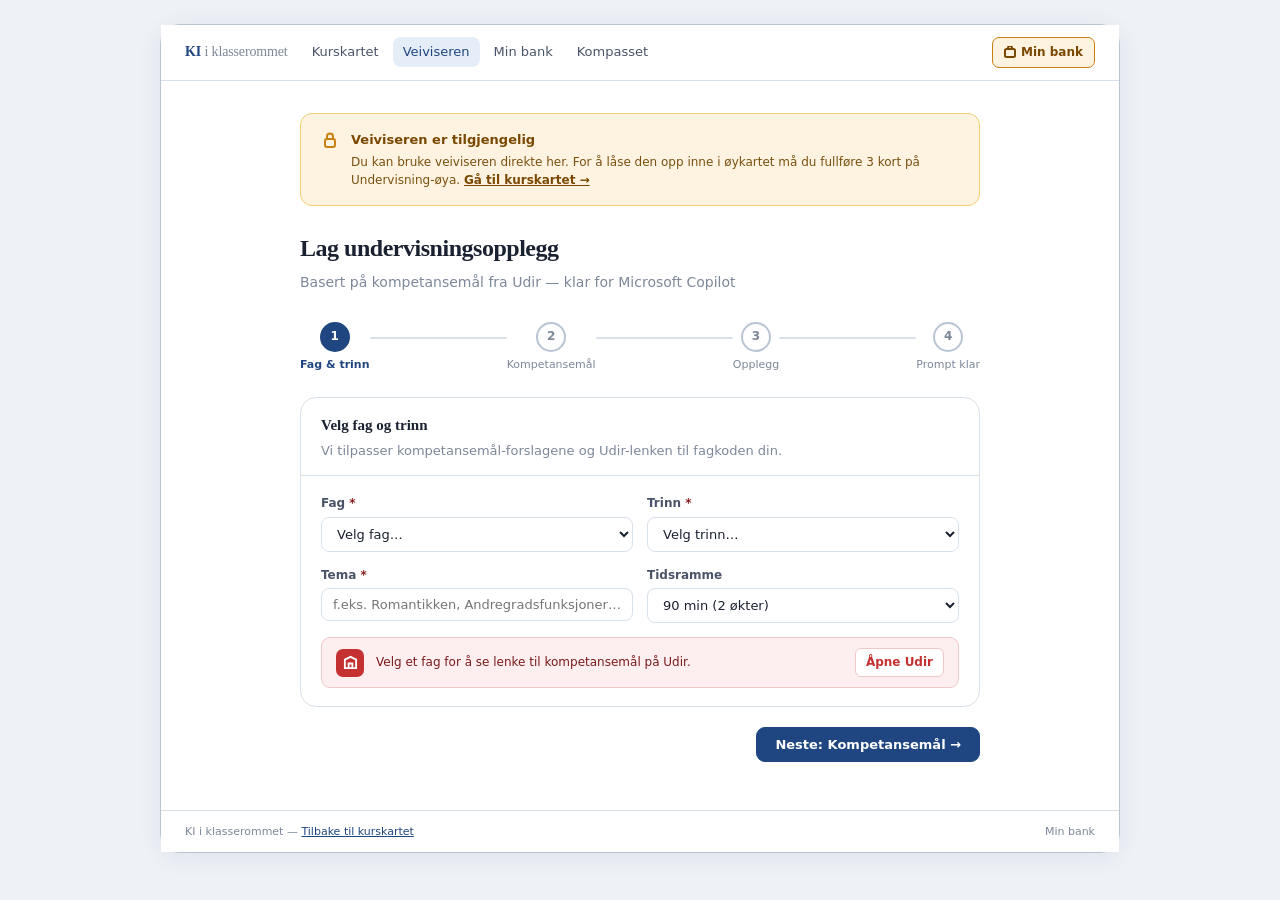
<file: veiviser.html>
<!DOCTYPE html>
<html lang="no">
<head>
<meta charset="UTF-8">
<meta name="viewport" content="width=device-width, initial-scale=1.0">
<meta name="robots" content="noindex, nofollow">
<title>Veiviseren – KI i klasserommet</title>
<link rel="stylesheet" href="style.css">
<style>
body { display: flex; align-items: flex-start; justify-content: center; padding: 1.5rem 1rem 3rem; }
.app { height: auto; min-height: 0; overflow: visible; }
.wiz-container { max-width: 680px; margin: 0 auto; }
</style>
</head>
<body>
<a href="#main-content" class="sr-only" style="position:absolute;top:12px;left:12px;background:var(--blue);color:#fff;padding:8px 16px;border-radius:8px;font-weight:700;font-size:13px;text-decoration:none;z-index:9999;transform:translateY(-200%);transition:transform .15s">Hopp til innhold</a>

<div class="app" role="application">

  <div class="topbar" role="banner">
    <a href="index.html" class="tb-logo">KI<em> i klasserommet</em></a>
    <nav class="tb-nav" role="navigation" aria-label="Hovednavigasjon">
      <a href="index.html">Kurskartet</a>
      <a href="veiviser.html" class="active" aria-current="page">Veiviseren</a>
      <a href="min-bank.html">Min bank</a>
      <a href="kompasset.html">Kompasset</a>
    </nav>
    <div class="tb-right">
      <a href="min-bank.html" class="tb-btn bank" id="bank-btn" aria-label="Min prompt-bank">
        <svg width="12" height="12" viewBox="0 0 12 12" fill="none" stroke="currentColor" stroke-width="2"><rect x="1" y="3" width="10" height="8" rx="1.5"/><path d="M4 3V2a2 2 0 014 0v1"/></svg>
        Min bank
        <span class="bank-badge" id="bank-badge" style="display:none">0</span>
      </a>
    </div>
  </div>

  <div class="page-body" id="main-content" role="main">
    <div class="wiz-container">

      <div id="lock-notice" style="display:none;background:var(--amber-bg);border:1px solid #f0d070;border-radius:12px;padding:1rem 1.25rem;margin-bottom:1.5rem;display:flex;gap:.75rem;align-items:flex-start">
        <svg width="18" height="18" viewBox="0 0 18 18" fill="none" stroke="var(--amber-hi)" stroke-width="2" style="flex-shrink:0;margin-top:1px"><rect x="4" y="8" width="10" height="8" rx="2"/><path d="M6 8V5.5a3 3 0 016 0V8"/></svg>
        <div>
          <div style="font-size:13px;font-weight:700;color:var(--amber);margin-bottom:.2rem">Veiviseren er tilgjengelig</div>
          <div style="font-size:12px;color:#7a5010;line-height:1.5">Du kan bruke veiviseren direkte her. For å låse den opp inne i øykartet må du fullføre 3 kort på Undervisning-øya. <a href="index.html" style="color:var(--amber);font-weight:600">Gå til kurskartet →</a></div>
        </div>
      </div>

      <h1 class="page-title">Lag undervisningsopplegg</h1>
      <p class="page-sub">Basert på kompetansemål fra Udir — klar for Microsoft Copilot</p>

      <!-- STEP INDICATOR -->
      <nav class="wiz-steps" aria-label="Steg i veiviseren" id="wiz-steps-nav">
        <div class="wiz-step on" id="ws-0"><div class="wiz-step-dot">1</div><span class="wiz-step-lbl">Fag & trinn</span></div>
        <div class="wiz-conn" id="wc-0"></div>
        <div class="wiz-step" id="ws-1"><div class="wiz-step-dot">2</div><span class="wiz-step-lbl">Kompetansemål</span></div>
        <div class="wiz-conn" id="wc-1"></div>
        <div class="wiz-step" id="ws-2"><div class="wiz-step-dot">3</div><span class="wiz-step-lbl">Opplegg</span></div>
        <div class="wiz-conn" id="wc-2"></div>
        <div class="wiz-step" id="ws-3"><div class="wiz-step-dot">4</div><span class="wiz-step-lbl">Prompt klar</span></div>
      </nav>

      <!-- STEP 0: FAG & TRINN -->
      <div class="wiz-screen on" id="wiz-0">
        <div class="wiz-card">
          <div class="wiz-card-head">
            <div class="wiz-card-title">Velg fag og trinn</div>
            <div class="wiz-card-sub">Vi tilpasser kompetansemål-forslagene og Udir-lenken til fagkoden din.</div>
          </div>
          <div class="wiz-card-body">
            <div class="field-row">
              <div class="field" id="f-fag">
                <label for="w-fag">Fag <span aria-hidden="true" style="color:var(--red)">*</span></label>
                <select id="w-fag" aria-required="true" aria-describedby="err-fag" onchange="onFagChange()">
                  <option value="">Velg fag…</option>
                </select>
                <span class="err-msg" id="err-fag" role="alert"><span aria-hidden="true">!</span> Velg et fag</span>
              </div>
              <div class="field" id="f-trinn">
                <label for="w-trinn">Trinn <span aria-hidden="true" style="color:var(--red)">*</span></label>
                <select id="w-trinn" aria-required="true" aria-describedby="err-trinn">
                  <option value="">Velg trinn…</option>
                </select>
                <span class="err-msg" id="err-trinn" role="alert"><span aria-hidden="true">!</span> Velg et trinn</span>
              </div>
            </div>
            <div class="field-row">
              <div class="field" id="f-tema">
                <label for="w-tema">Tema <span aria-hidden="true" style="color:var(--red)">*</span></label>
                <input type="text" id="w-tema" placeholder="f.eks. Romantikken, Andregradsfunksjoner…" aria-required="true" aria-describedby="err-tema">
                <span class="err-msg" id="err-tema" role="alert"><span aria-hidden="true">!</span> Skriv inn et tema</span>
              </div>
              <div class="field">
                <label for="w-tid">Tidsramme</label>
                <select id="w-tid">
                  <option value="45 minutter">45 min (1 økt)</option>
                  <option value="90 minutter" selected>90 min (2 økter)</option>
                  <option value="en hel dag">Heldagsopplegg</option>
                  <option value="en uke">Ukesopplegg</option>
                </select>
              </div>
            </div>
            <div class="udir-row" id="udir-row-0" aria-live="polite">
              <div class="udir-icon"><svg viewBox="0 0 16 16" fill="none" stroke="currentColor" stroke-width="2"><path d="M8 2L2 5v9h12V5L8 2z"/><path d="M6 14V9h4v5"/></svg></div>
              <div class="udir-text" id="udir-text-0">Velg et fag for å se lenke til kompetansemål på Udir.</div>
              <a id="udir-link-0" href="https://www.udir.no/lk20/" target="_blank" rel="noopener" class="udir-link" aria-label="Åpne Udir i ny fane">Åpne Udir</a>
            </div>
          </div>
        </div>
        <div class="wiz-nav">
          <span></span>
          <button class="btn primary" onclick="goStep(1)">Neste: Kompetansemål →</button>
        </div>
      </div>

      <!-- STEP 1: KOMPETANSEMÅL -->
      <div class="wiz-screen" id="wiz-1">
        <div class="wiz-card">
          <div class="wiz-card-head">
            <div class="wiz-card-title">Kompetansemål</div>
            <div class="wiz-card-sub">Velg et forslag, eller lim inn nøyaktig tekst fra Udir.</div>
          </div>
          <div class="wiz-card-body">
            <div>
              <div class="section-lbl">Forslag fra data.js</div>
              <div class="km-tabs" id="km-tabs" role="group" aria-label="Velg kompetansemål-forslag"></div>
            </div>
            <div class="field" id="f-km">
              <label for="w-km">Kompetansemålet som brukes <span aria-hidden="true" style="color:var(--red)">*</span></label>
              <p class="hint">Kopier nøyaktig tekst fra udir.no og lim inn her — eller velg et forslag over.</p>
              <textarea id="w-km" rows="4" placeholder="Lim inn kompetansemål her…" aria-required="true" aria-describedby="err-km"></textarea>
              <span class="err-msg" id="err-km" role="alert"><span aria-hidden="true">!</span> Lim inn et kompetansemål</span>
            </div>
            <div class="udir-row" id="udir-row-1">
              <div class="udir-icon"><svg viewBox="0 0 16 16" fill="none" stroke="currentColor" stroke-width="2"><path d="M8 2L2 5v9h12V5L8 2z"/><path d="M6 14V9h4v5"/></svg></div>
              <div class="udir-text">Finn nøyaktig kompetansemål for ditt fag og trinn på udir.no</div>
              <a id="udir-link-1" href="https://www.udir.no/lk20/" target="_blank" rel="noopener" class="udir-link">Åpne Udir</a>
            </div>
          </div>
        </div>
        <div class="wiz-nav">
          <button class="btn ghost" onclick="goStep(0)">← Tilbake</button>
          <button class="btn primary" onclick="goStep(2)">Neste: Opplegg →</button>
        </div>
      </div>

      <!-- STEP 2: OPPLEGG-VALG -->
      <div class="wiz-screen" id="wiz-2">
        <div class="wiz-card">
          <div class="wiz-card-head">
            <div class="wiz-card-title">Hva vil du lage?</div>
            <div class="wiz-card-sub">Vi bygger en ferdig Copilot-prompt basert på valgene dine.</div>
          </div>
          <div class="wiz-card-body">
            <div class="field-row">
              <div class="field">
                <label for="w-type">Type opplegg</label>
                <select id="w-type">
                  <option value="undervisningsopplegg">Undervisningsopplegg</option>
                  <option value="læringsaktivitet">Læringsaktivitet (én økt)</option>
                  <option value="vurderingsopplegg">Vurderingsopplegg</option>
                  <option value="differensiert opplegg">Differensiert opplegg</option>
                  <option value="prosjektoppgave">Prosjektoppgave</option>
                </select>
              </div>
              <div class="field">
                <label for="w-vurd">Vurderingsform</label>
                <select id="w-vurd">
                  <option value="underveisvurdering">Underveisvurdering</option>
                  <option value="sluttvurdering">Sluttvurdering</option>
                  <option value="egenvurdering">Egenvurdering</option>
                  <option value="kameratvurdering">Kameratvurdering</option>
                  <option value="ingen vurdering">Ingen vurdering</option>
                </select>
              </div>
            </div>
            <div class="field">
              <label for="w-kontekst">Kontekst om klassen (valgfritt)</label>
              <p class="hint">f.eks. "28 elever med stor spredning", "skal ha fremlegg", "fjernundervisning"</p>
              <textarea id="w-kontekst" rows="2" placeholder="Legg til kontekst som er nyttig for KI…"></textarea>
            </div>
          </div>
        </div>
        <div class="wiz-nav">
          <button class="btn ghost" onclick="goStep(1)">← Tilbake</button>
          <button class="btn primary" onclick="buildPrompt()">Generer prompt →</button>
        </div>
      </div>

      <!-- STEP 3: RESULTAT -->
      <div class="wiz-screen" id="wiz-3">
        <div class="wiz-card">
          <div class="wiz-card-head">
            <div class="wiz-card-title">Prompten din er klar</div>
            <div class="wiz-card-sub">Kopier til utklippstavlen og åpne Copilot — lim inn og trykk Enter.</div>
          </div>
          <div class="wiz-card-body">
            <div class="prompt-result-box">
              <div class="prb-head">
                <span class="prb-lbl">Ferdig Copilot-prompt</span>
                <div class="prb-actions">
                  <button class="copy-btn" id="final-copy" onclick="copyFinal()" aria-label="Kopiér prompt">Kopiér</button>
                </div>
              </div>
              <div class="prb-text" id="final-prompt" role="textbox" aria-readonly="true" aria-multiline="true" tabindex="0"></div>
            </div>

            <!-- COPILOT CTA -->
            <div style="background:#e8f2fc;border:1.5px solid #b8d4f0;border-radius:14px;padding:1.125rem;display:flex;align-items:flex-start;gap:1rem;flex-wrap:wrap;margin-top:1rem">
              <div style="width:42px;height:42px;border-radius:10px;background:#0078d4;display:flex;align-items:center;justify-content:center;flex-shrink:0">
                <svg width="22" height="22" viewBox="0 0 22 22" fill="white"><circle cx="11" cy="11" r="9"/><path d="M8 11h6M11 8v6" fill="none" stroke="white" stroke-width="1.8"/></svg>
              </div>
              <div style="flex:1;min-width:160px">
                <div style="font-size:13px;font-weight:700;color:#0a3060;margin-bottom:.25rem">Klar til bruk i Microsoft Copilot</div>
                <div style="font-size:12px;color:#305090;line-height:1.5;margin-bottom:.625rem">
                  1. Klikk «Kopiér» over &nbsp;·&nbsp;
                  2. Klikk «Åpne Copilot» &nbsp;·&nbsp;
                  3. Lim inn med <kbd style="font-size:10px;background:#e0eaf8;padding:1px 5px;border-radius:3px;font-family:monospace">Ctrl+V</kbd>
                </div>
                <button class="copilot-btn" style="padding:8px 16px;font-size:12px" onclick="openCopilotFinal()" aria-label="Kopier og åpne Microsoft Copilot i ny fane">
                  <svg viewBox="0 0 11 11"><path d="M8 1H10V3"/><path d="M5.5 5.5L10 1"/><path d="M5 2H2a1 1 0 00-1 1v6a1 1 0 001 1h6a1 1 0 001-1V6"/></svg>
                  Åpne Copilot
                </button>
              </div>
            </div>

            <!-- SAVE OPTIONS -->
            <div style="border:1px solid var(--line);border-radius:12px;overflow:hidden;margin-top:1rem">
              <div style="padding:.625rem 1rem;background:var(--s2);border-bottom:1px solid var(--line);font-size:10px;font-weight:700;text-transform:uppercase;letter-spacing:.09em;color:var(--ink3)">Lagre prompten</div>
              <div style="padding:.875rem 1rem;display:flex;flex-direction:column;gap:.75rem">
                <div style="display:flex;gap:.5rem;flex-wrap:wrap">
                  <button class="btn" onclick="openSaveModal()" aria-label="Lagre i Min bank">
                    <svg width="13" height="13" viewBox="0 0 13 13" fill="none" stroke="currentColor" stroke-width="1.8"><rect x="1" y="3" width="11" height="9" rx="1.5"/><path d="M4 3V2a2.5 2.5 0 015 0v1"/></svg>
                    Lagre i Min bank
                  </button>
                  <button class="btn" onclick="downloadTxt()" aria-label="Last ned som .txt-fil">
                    <svg width="13" height="13" viewBox="0 0 13 13" fill="none" stroke="currentColor" stroke-width="1.8"><path d="M6.5 1v8M3.5 6l3 3 3-3"/><path d="M1 10v1a1 1 0 001 1h9a1 1 0 001-1v-1"/></svg>
                    Last ned .txt
                  </button>
                </div>
                <div class="cache-warning">
                  <div class="cw-icon"><svg viewBox="0 0 16 16"><circle cx="8" cy="8" r="6"/><path d="M8 5v3.5M8 11v.5"/></svg></div>
                  <div class="cw-body">
                    <div class="cw-title">«Min bank» lagres kun i denne nettleseren</div>
                    <div class="cw-text">Banken bruker nettleserens cache (localStorage) og er <strong>ikke lagret på server</strong>. Tømmer du cache, bytter nettleser eller bruker en annen PC, vil promptene forsvinne. Last alltid ned en .txt-kopi for sikker langtidslagring — den kan du legge i OneDrive eller en Teams-kanal.</div>
                  </div>
                </div>
              </div>
            </div>
          </div>
        </div>
        <div class="wiz-nav">
          <button class="btn ghost" onclick="goStep(2)">← Endre</button>
          <button class="btn" onclick="startOver()">Lag nytt opplegg</button>
        </div>
      </div>

    </div>
  </div>

  <footer role="contentinfo">
    <div class="footer-note">KI i klasserommet &mdash; <a href="index.html">Tilbake til kurskartet</a></div>
    <div class="footer-links"><a href="min-bank.html">Min bank</a></div>
  </footer>
</div>

<!-- SAVE MODAL -->
<div class="modal-backdrop" id="save-modal" role="dialog" aria-modal="true" aria-labelledby="sm-title">
  <div class="modal">
    <button class="modal-close" onclick="closeSaveModal()" aria-label="Lukk">×</button>
    <div class="modal-title" id="sm-title">Lagre prompt i Min bank</div>
    <div class="field" style="margin-bottom:.75rem">
      <label for="save-name">Gi prompten et navn</label>
      <input type="text" id="save-name" placeholder="f.eks. Norsk Vg2 – romantikken"
             onkeydown="if(event.key==='Enter')confirmSave()">
    </div>
    <div class="cache-warning">
      <div class="cw-icon"><svg viewBox="0 0 16 16"><circle cx="8" cy="8" r="6"/><path d="M8 5v3.5M8 11v.5"/></svg></div>
      <div class="cw-body">
        <div class="cw-title">Lagres kun i denne nettleseren</div>
        <div class="cw-text">«Min bank» bruker nettleserens cache og er ikke lagret på server. Tøm aldri cache uten å laste ned en .txt-kopi først.</div>
      </div>
    </div>
    <div class="modal-actions">
      <button class="btn primary" onclick="confirmSave()">Lagre i Min bank</button>
      <button class="btn ghost" onclick="closeSaveModal()">Avbryt</button>
    </div>
  </div>
</div>

<script src="data.js"></script>
<script>
let currentStep = 0;

function init() {
  const fagSel = document.getElementById('w-fag');
  FAG_GRUPPER.forEach(gruppe => {
    const keys = Object.keys(FAG).filter(k => FAG[k].gruppe === gruppe);
    if (!keys.length) return;
    const grp = document.createElement('optgroup');
    grp.label = gruppe;
    keys.forEach(k => {
      const opt = document.createElement('option');
      opt.value = k;
      opt.textContent = FAG[k].navn + ' (' + FAG[k].kode + ')';
      grp.appendChild(opt);
    });
    fagSel.appendChild(grp);
  });
  // Populate trinn select
  const trinnSel = document.getElementById('w-trinn');
  TRINN.forEach(t => {
    const opt = document.createElement('option');
    opt.value = t; opt.textContent = t;
    trinnSel.appendChild(opt);
  });
  updateBankBadge();
}

function onFagChange() {
  const k = document.getElementById('w-fag').value;
  const f = FAG[k];
  const url0 = document.getElementById('udir-link-0');
  const txt0 = document.getElementById('udir-text-0');
  const url1 = document.getElementById('udir-link-1');
  if (f) {
    url0.href = f.udir; url1.href = f.udir;
    txt0.textContent = `Se kompetansemål for ${f.navn} (${f.kode}) på Udir.`;
  } else {
    url0.href = 'https://www.udir.no/lk20/';
    txt0.textContent = 'Velg et fag for å se lenke til kompetansemål på Udir.';
  }
}

function goStep(n) {
  // Validate current step before moving forward
  if (n > currentStep) {
    if (currentStep === 0 && !validateStep0()) return;
    if (currentStep === 1 && !validateStep1()) return;
  }

  document.querySelectorAll('.wiz-screen').forEach((s, i) => s.classList.toggle('on', i === n));
  document.querySelectorAll('.wiz-step').forEach((s, i) => {
    s.classList.remove('on', 'done');
    if (i < n) s.classList.add('done');
    else if (i === n) s.classList.add('on');
  });
  document.querySelectorAll('.wiz-conn').forEach((c, i) => c.classList.toggle('done', i < n));
  currentStep = n;

  if (n === 1) buildKmTabs();
  window.scrollTo({ top: 0, behavior: 'smooth' });
}

function validateStep0() {
  let ok = true;
  const checks = [['w-fag','f-fag','err-fag'], ['w-trinn','f-trinn','err-trinn'], ['w-tema','f-tema','err-tema']];
  checks.forEach(([inpId, fieldId, errId]) => {
    const val = document.getElementById(inpId).value.trim();
    document.getElementById(fieldId).classList.toggle('error', !val);
    if (!val) ok = false;
  });
  if (!ok) document.getElementById('w-fag').focus();
  return ok;
}
function validateStep1() {
  const val = document.getElementById('w-km').value.trim();
  document.getElementById('f-km').classList.toggle('error', !val);
  if (!val) { document.getElementById('w-km').focus(); return false; }
  return true;
}

function buildKmTabs() {
  const k = document.getElementById('w-fag').value;
  const f = FAG[k];
  const container = document.getElementById('km-tabs');
  document.getElementById('udir-link-1').href = f ? f.udir : 'https://www.udir.no/lk20/';
  if (!f) { container.innerHTML = '<span style="font-size:12px;color:var(--ink3)">Velg fag i forrige steg for å se forslag.</span>'; return; }
  container.innerHTML = f.kompetansemaal.map((km, i) =>
    `<button class="km-tab${i === 0 ? ' on' : ''}" onclick="selectKm(this,'${encodeURIComponent(km)}')" aria-pressed="${i === 0}">Mål ${i + 1}</button>`
  ).join('');
  document.getElementById('w-km').value = f.kompetansemaal[0] || '';
}
function selectKm(btn, encoded) {
  document.querySelectorAll('.km-tab').forEach(t => { t.classList.remove('on'); t.setAttribute('aria-pressed', 'false'); });
  btn.classList.add('on'); btn.setAttribute('aria-pressed', 'true');
  document.getElementById('w-km').value = decodeURIComponent(encoded);
}

function buildPrompt() {
  if (!validateStep1()) { goStep(1); return; }
  const fk = document.getElementById('w-fag').value;
  const fagnavn = FAG[fk] ? FAG[fk].navn : document.getElementById('w-fag').options[document.getElementById('w-fag').selectedIndex]?.text || '[fag]';
  const trinn = document.getElementById('w-trinn').value || 'Vg1';
  const tema = document.getElementById('w-tema').value.trim();
  const tid = document.getElementById('w-tid').value;
  const km = document.getElementById('w-km').value.trim();
  const type = document.getElementById('w-type').value;
  const vurd = document.getElementById('w-vurd').value;
  const kontekst = document.getElementById('w-kontekst').value.trim();

  const prompt = `Du er en erfaren lærer i ${fagnavn} i videregående skole og kjenner Kunnskapsløftet godt.

Lag et ${type} for ${trinn} i ${fagnavn} om temaet «${tema}».

Kompetansemål (Udir – ${FAG[fk]?.kode || fk}):
«${km}»

Rammer:
- Tidsbruk: ${tid}
- Vurderingsform: ${vurd}${kontekst ? '\n- Kontekst: ' + kontekst : ''}

Opplegget skal inneholde:
1. Læringsmål formulert for elevene (maks 2 setninger)
2. Innledning som aktiverer forkunnskaper (ca. 5 min)
3. Hoveddel med konkrete aktiviteter og arbeidsformer
4. Avslutning med oppsummering og refleksjon
5. Tilpasningstips for elever med ulike faglige nivåer

Skriv konkret og handlingsorientert. Læreren vurderer selv hva som passer for sin klasse.`;

  document.getElementById('final-prompt').textContent = prompt;
  goStep(3);
}

function copyFinal() {
  const t = document.getElementById('final-prompt').textContent;
  const b = document.getElementById('final-copy');
  navigator.clipboard.writeText(t).then(() => {
    b.textContent = 'Kopiert!'; b.classList.add('ok');
    setTimeout(() => { b.textContent = 'Kopiér'; b.classList.remove('ok'); }, 2400);
  }).catch(() => {
    const ta = document.createElement('textarea'); ta.value = t; document.body.appendChild(ta); ta.select(); document.execCommand('copy'); document.body.removeChild(ta);
    b.textContent = 'Kopiert!'; b.classList.add('ok');
    setTimeout(() => { b.textContent = 'Kopiér'; b.classList.remove('ok'); }, 2400);
  });
}
function openCopilotFinal() {
  const t = document.getElementById('final-prompt').textContent;
  navigator.clipboard.writeText(t).catch(() => {});
  window.open(CONFIG.copilotUrl, '_blank', 'noopener');
}
function downloadTxt() {
  const t = document.getElementById('final-prompt').textContent;
  const fag = document.getElementById('w-fag').value.toLowerCase();
  const tema = document.getElementById('w-tema').value.replace(/\s+/g, '-').toLowerCase().substring(0, 30);
  const dato = new Date().toISOString().slice(0, 10);
  const blob = new Blob([t], { type: 'text/plain;charset=utf-8' });
  const url = URL.createObjectURL(blob);
  const a = document.createElement('a');
  a.href = url; a.download = `ki-prompt-${fag}-${tema}-${dato}.txt`; a.click();
  URL.revokeObjectURL(url);
}
function openSaveModal() {
  const fag = document.getElementById('w-fag').value;
  const tema = document.getElementById('w-tema').value;
  const trinn = document.getElementById('w-trinn').value;
  document.getElementById('save-name').value = `${FAG[fag]?.navn || fag} ${trinn} – ${tema}`;
  document.getElementById('save-modal').classList.add('open');
  setTimeout(() => document.getElementById('save-name').focus(), 50);
}
function closeSaveModal() { document.getElementById('save-modal').classList.remove('open'); }
function confirmSave() {
  const name = document.getElementById('save-name').value.trim();
  if (!name) { document.getElementById('save-name').focus(); return; }
  const t = document.getElementById('final-prompt').textContent;
  const bank = JSON.parse(localStorage.getItem('ki-bank') || '[]');
  bank.unshift({ id: Date.now(), name, prompt: t, dato: new Date().toLocaleDateString('no-NO'), fag: document.getElementById('w-fag').value, trinn: document.getElementById('w-trinn').value });
  localStorage.setItem('ki-bank', JSON.stringify(bank));
  updateBankBadge();
  closeSaveModal();
  showToast('Lagret i Min bank!');
}
function updateBankBadge() {
  const bank = JSON.parse(localStorage.getItem('ki-bank') || '[]');
  const badge = document.getElementById('bank-badge');
  if (bank.length > 0) { badge.textContent = bank.length; badge.style.display = 'flex'; }
  else badge.style.display = 'none';
}
function showToast(msg) {
  const t = document.createElement('div');
  t.textContent = msg;
  t.style.cssText = 'position:fixed;bottom:2rem;left:50%;transform:translateX(-50%);background:var(--green);color:#fff;padding:10px 20px;border-radius:10px;font-size:13px;font-weight:600;z-index:9999;box-shadow:0 4px 16px rgba(0,0,0,.15)';
  document.body.appendChild(t);
  setTimeout(() => t.remove(), 2500);
}
function startOver() {
  ['w-fag','w-trinn','w-tid','w-km','w-type','w-vurd','w-kontekst'].forEach(id => {
    const el = document.getElementById(id);
    if (el.tagName === 'SELECT') el.selectedIndex = 0; else el.value = '';
  });
  document.getElementById('w-tema').value = '';
  document.getElementById('final-prompt').textContent = '';
  goStep(0);
}
document.getElementById('save-modal').addEventListener('click', e => { if (e.target === e.currentTarget) closeSaveModal(); });
document.addEventListener('keydown', e => { if (e.key === 'Escape' && document.getElementById('save-modal').classList.contains('open')) closeSaveModal(); });

init();
</script>
</body>
</html>
</file>
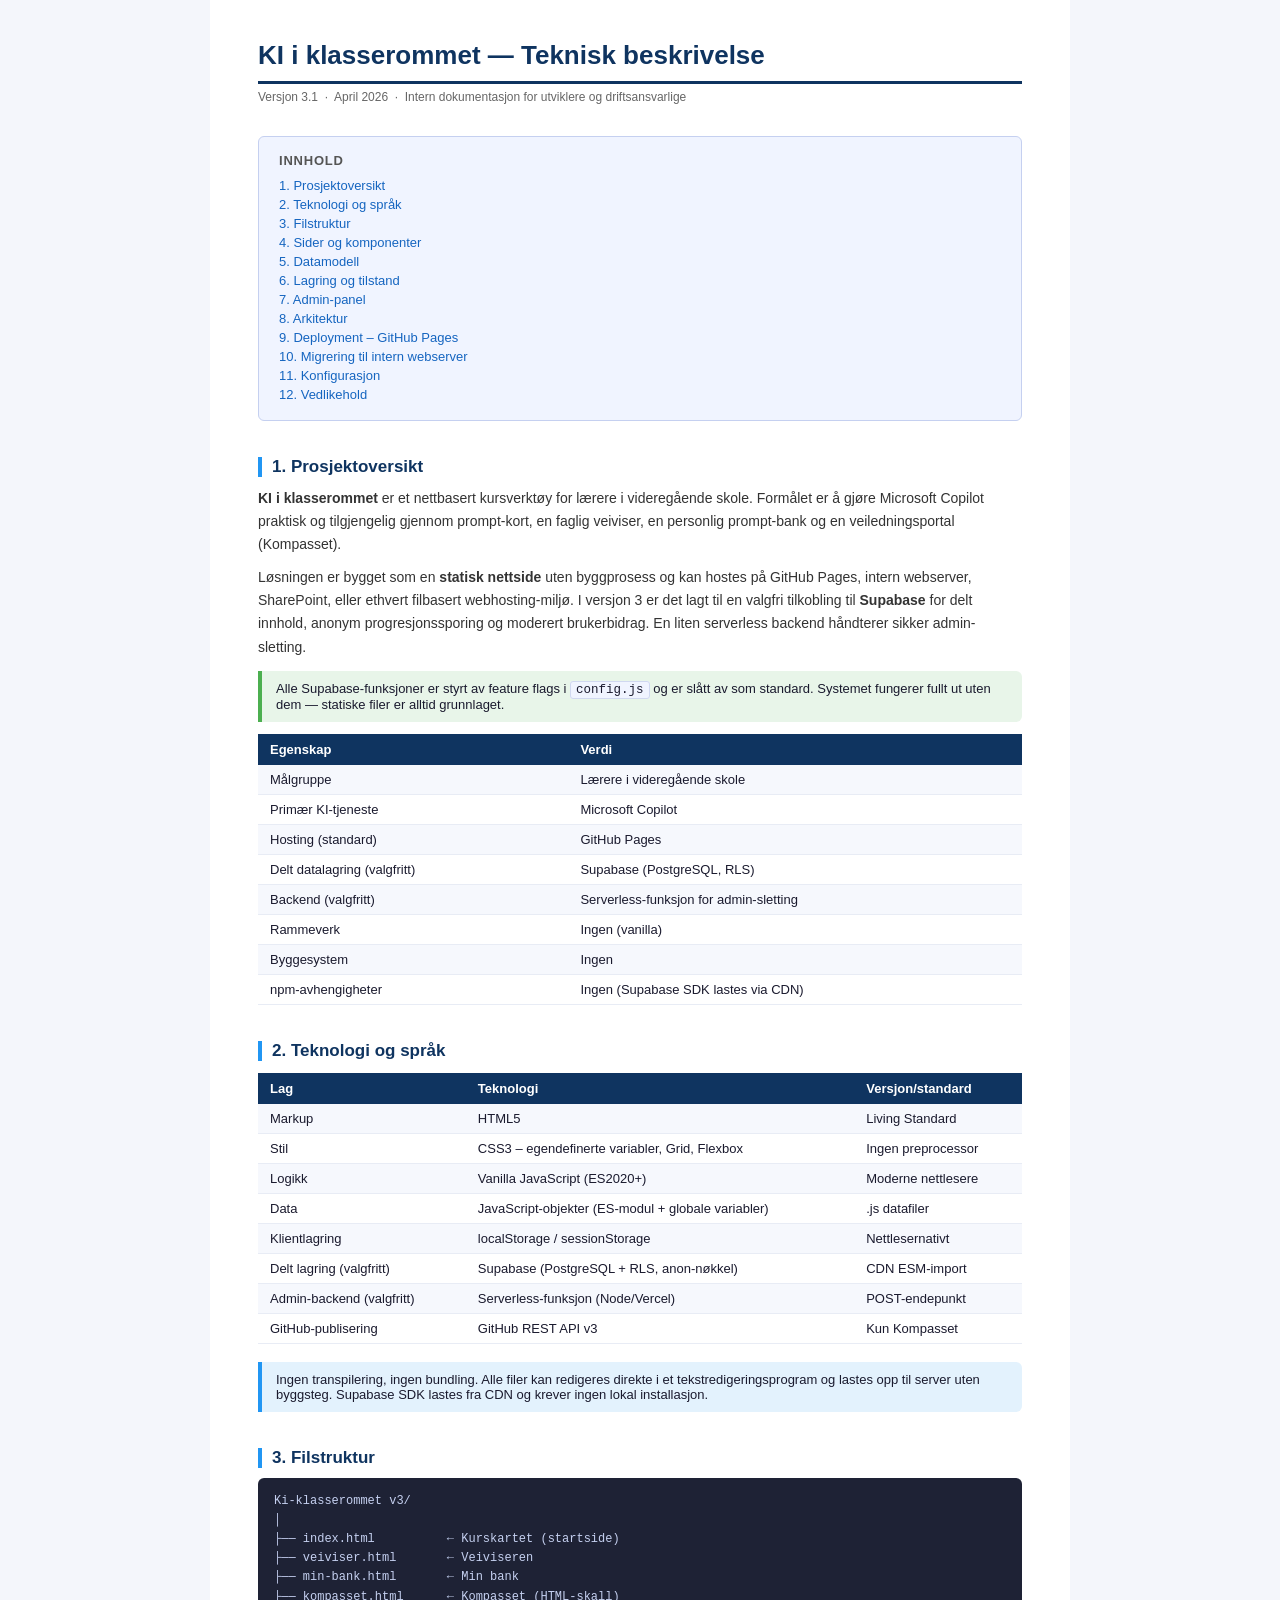
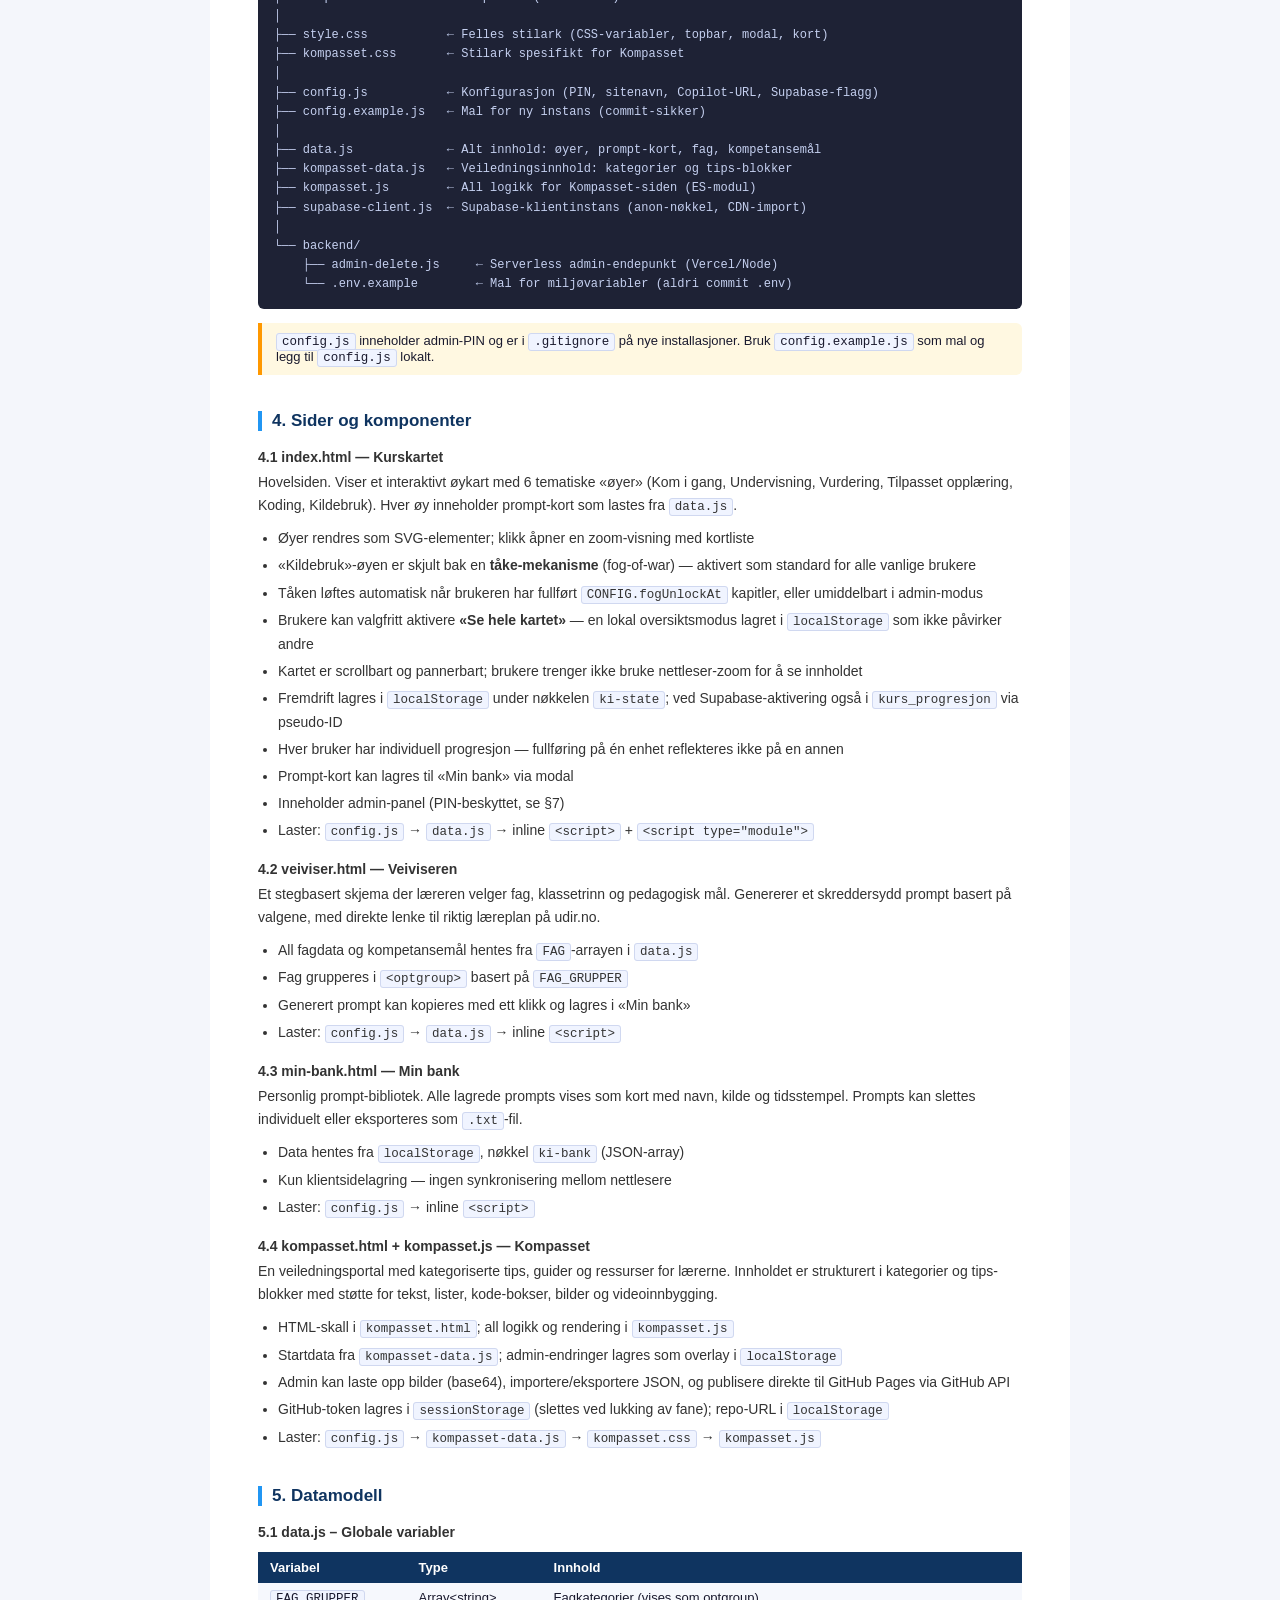
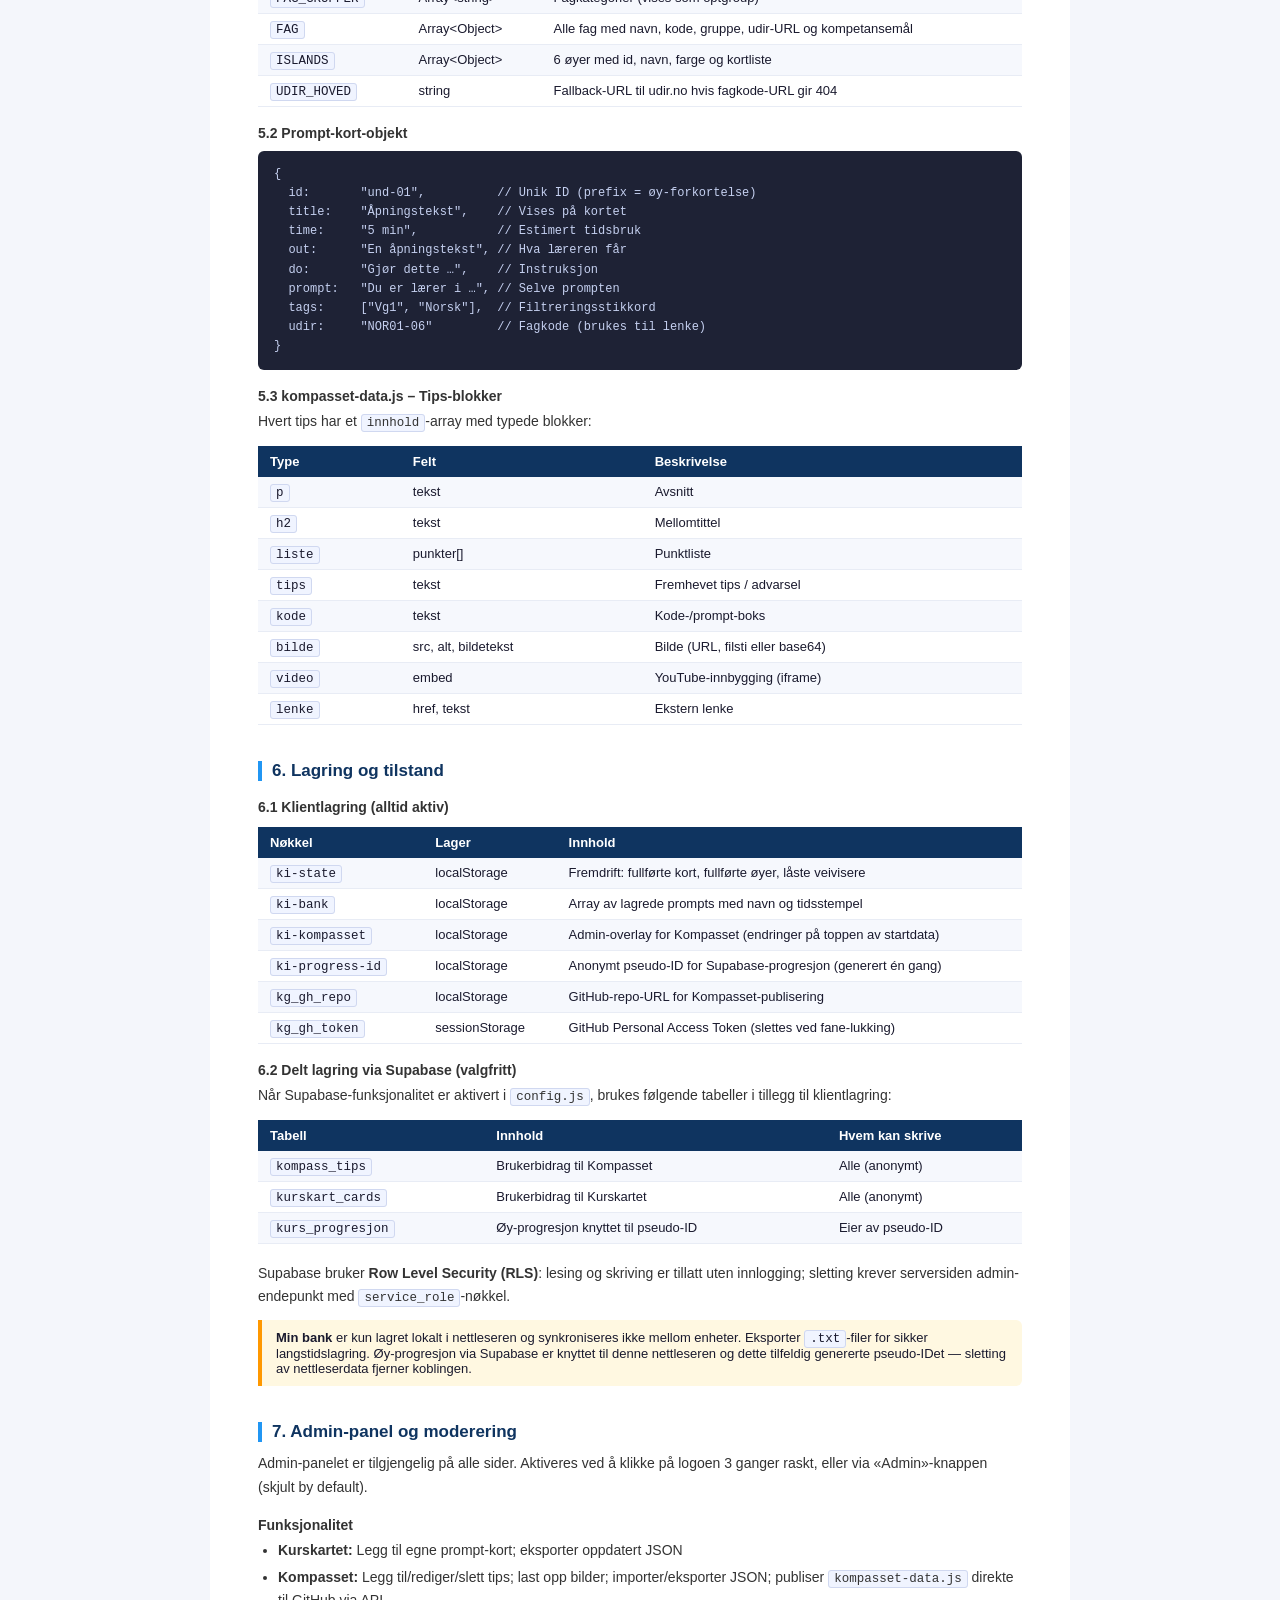
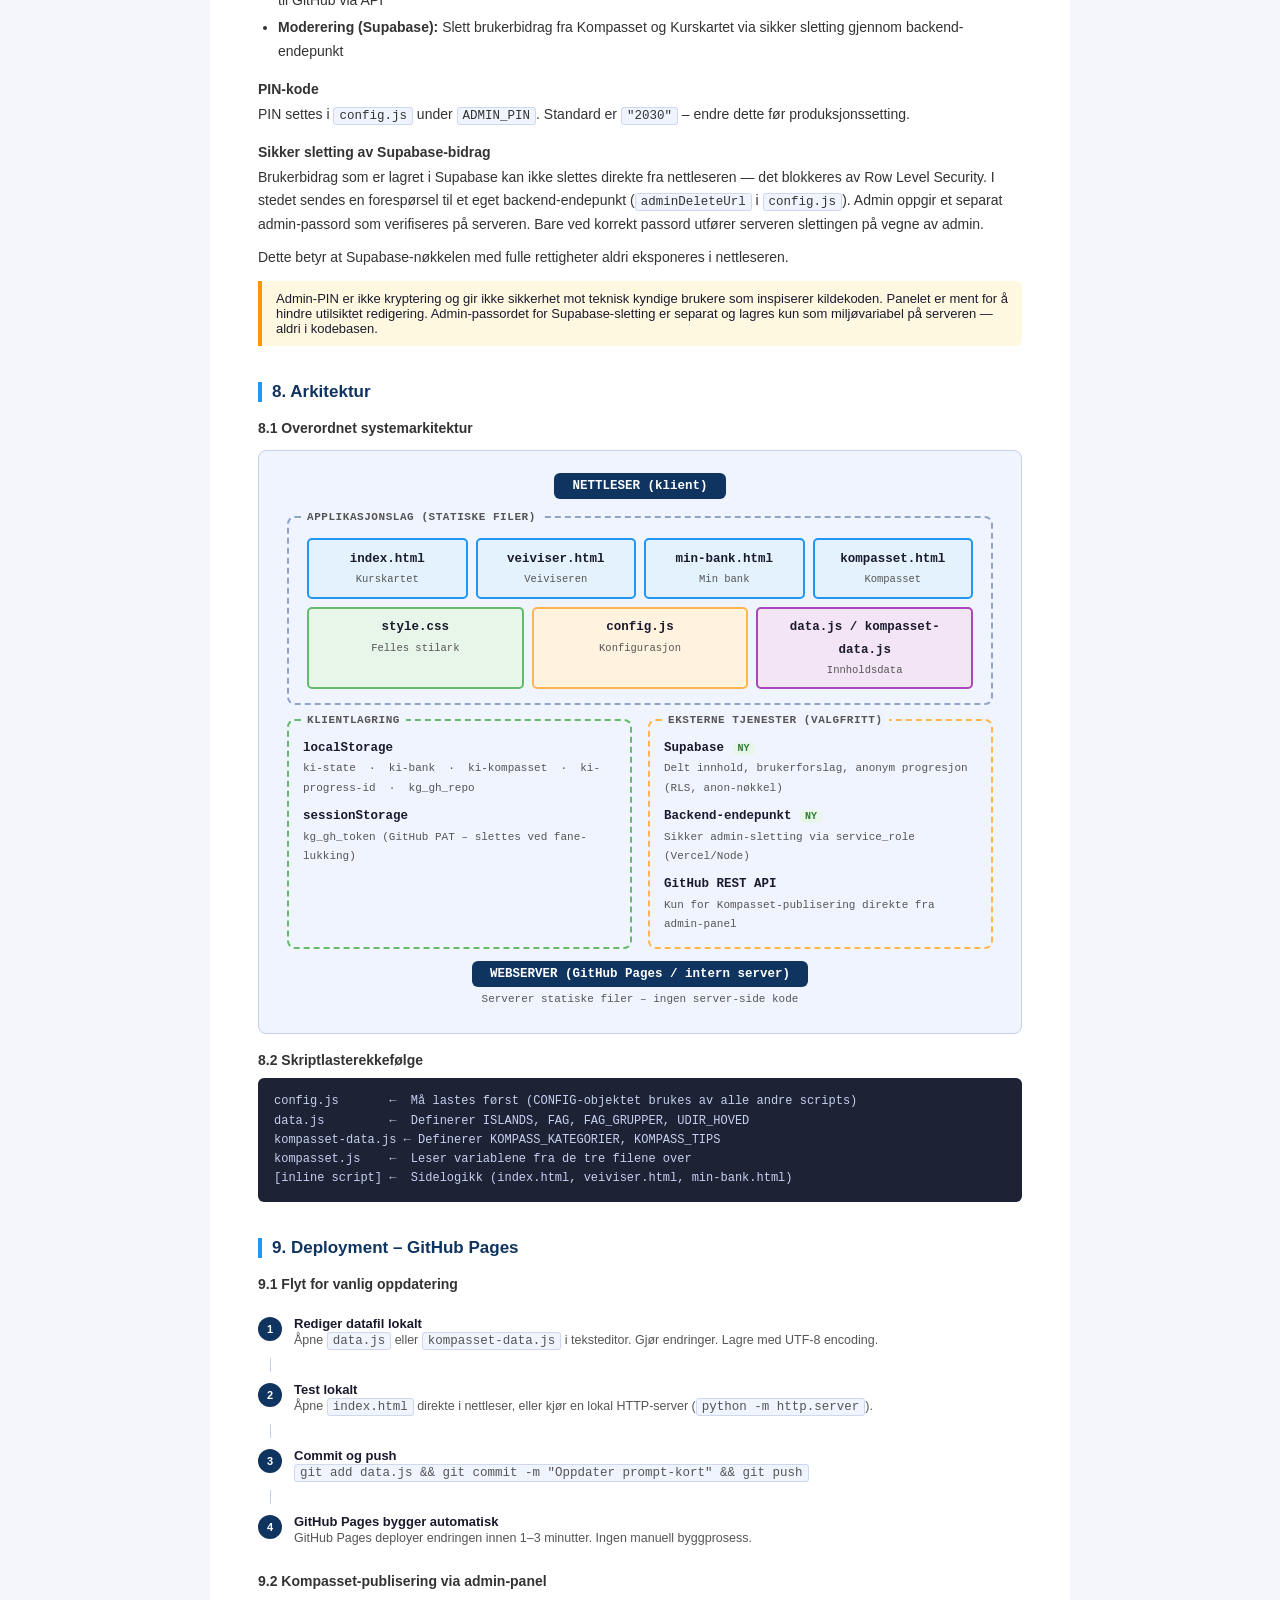
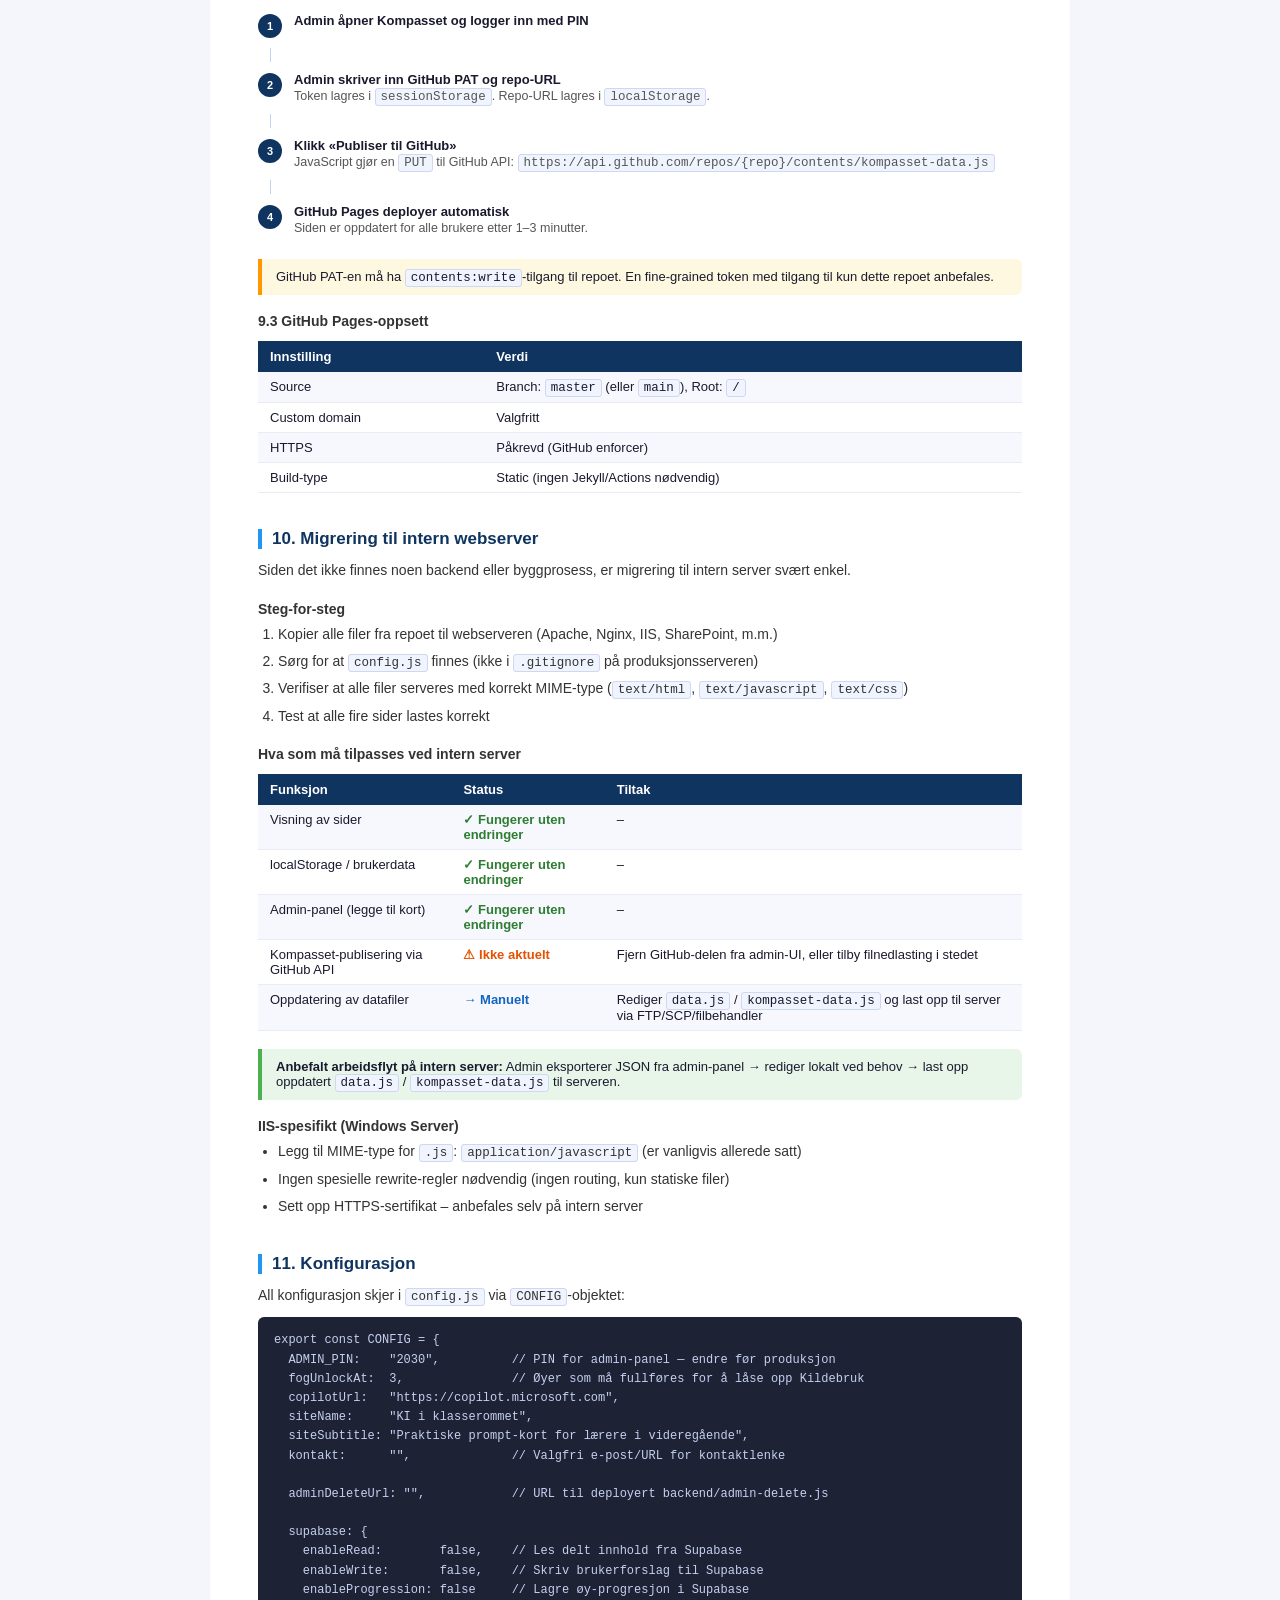
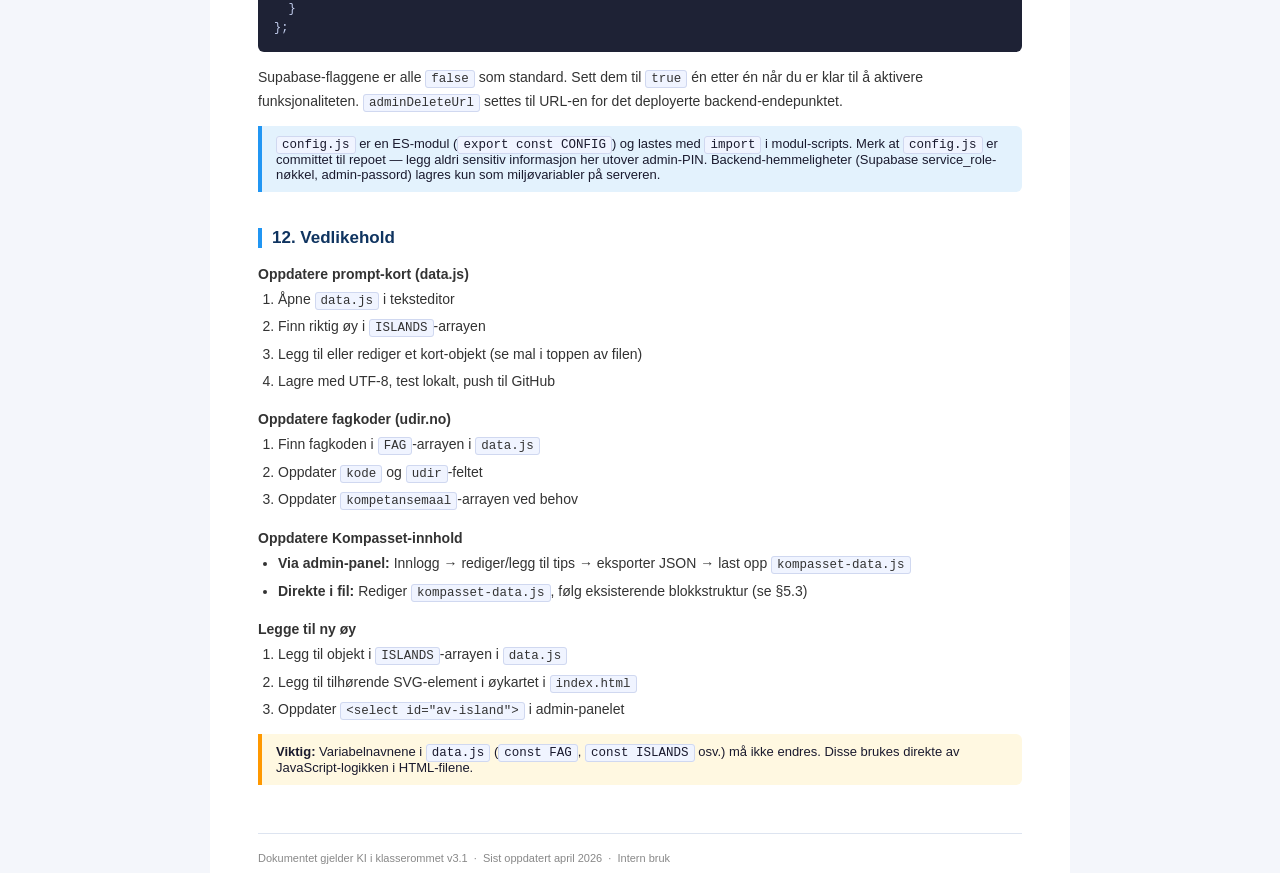
<file: docs/teknisk-beskrivelse.html>
<!DOCTYPE html>
<html lang="no">
<head>
<meta charset="UTF-8">
<meta name="viewport" content="width=device-width, initial-scale=1.0">
<title>Teknisk beskrivelse – KI i klasserommet</title>
<style>
  * { box-sizing: border-box; margin: 0; padding: 0; }
  body { font-family: 'Segoe UI', Arial, sans-serif; font-size: 14px; color: #1a1a2e; background: #f4f6fb; }
  .page { max-width: 860px; margin: 0 auto; padding: 40px 48px 60px; background: #fff; min-height: 100vh; }
  h1 { font-size: 26px; font-weight: 700; color: #0f3460; border-bottom: 3px solid #0f3460; padding-bottom: 10px; margin-bottom: 6px; }
  .meta { font-size: 12px; color: #666; margin-bottom: 32px; }
  h2 { font-size: 17px; font-weight: 700; color: #0f3460; margin: 36px 0 10px; border-left: 4px solid #2196f3; padding-left: 10px; }
  h3 { font-size: 14px; font-weight: 700; color: #333; margin: 18px 0 6px; }
  p { line-height: 1.65; margin-bottom: 10px; color: #333; }
  ul, ol { padding-left: 20px; margin-bottom: 10px; }
  li { line-height: 1.65; margin-bottom: 4px; color: #333; }
  code { font-family: Consolas, monospace; font-size: 12.5px; background: #f0f4ff; border: 1px solid #d0d8f0; padding: 1px 5px; border-radius: 3px; }
  pre { background: #1e2235; color: #c5d0f0; font-family: Consolas, monospace; font-size: 12px; padding: 14px 16px; border-radius: 6px; overflow-x: auto; margin: 10px 0 14px; line-height: 1.6; }
  table { width: 100%; border-collapse: collapse; margin: 12px 0 18px; font-size: 13px; }
  th { background: #0f3460; color: #fff; padding: 8px 12px; text-align: left; font-weight: 600; }
  td { padding: 7px 12px; border-bottom: 1px solid #e8ecf5; vertical-align: top; }
  tr:nth-child(even) td { background: #f6f8fd; }
  .badge { display: inline-block; font-size: 11px; font-weight: 700; padding: 2px 8px; border-radius: 12px; margin-left: 6px; }
  .badge-blue { background: #e3f0ff; color: #1565c0; }
  .badge-green { background: #e8f5e9; color: #2e7d32; }
  .badge-orange { background: #fff3e0; color: #e65100; }
  .callout { border-left: 4px solid #2196f3; background: #e3f2fd; padding: 10px 14px; border-radius: 0 6px 6px 0; margin: 12px 0; font-size: 13px; }
  .callout.warn { border-color: #ff9800; background: #fff8e1; }
  .callout.green { border-color: #4caf50; background: #e8f5e9; }
  .toc { background: #f0f4ff; border: 1px solid #c5d0f0; border-radius: 6px; padding: 16px 20px; margin-bottom: 32px; }
  .toc h3 { margin: 0 0 8px; font-size: 13px; text-transform: uppercase; letter-spacing: .06em; color: #555; }
  .toc a { color: #1565c0; text-decoration: none; font-size: 13px; display: block; padding: 2px 0; }
  .toc a:hover { text-decoration: underline; }
  .toc .sub { padding-left: 14px; font-size: 12.5px; }

  /* ── ARKITEKTUR-DIAGRAM ── */
  .arch { display: grid; grid-template-columns: 1fr; gap: 0; margin: 18px 0; font-size: 12px; }
  .arch-row { display: flex; align-items: stretch; gap: 0; }
  .arch-box { border: 2px solid #90a4c8; border-radius: 6px; padding: 10px 14px; background: #e8edf8; text-align: center; min-width: 110px; }
  .arch-box.dark { background: #0f3460; color: #fff; border-color: #0f3460; }
  .arch-box.green { background: #e8f5e9; border-color: #66bb6a; }
  .arch-box.orange { background: #fff3e0; border-color: #ffb74d; }
  .arch-box .label { font-weight: 700; font-size: 12px; display: block; margin-bottom: 2px; }
  .arch-box .sub { font-size: 10.5px; color: inherit; opacity: .8; }
  .arch-arrow { display: flex; align-items: center; justify-content: center; padding: 0 6px; color: #555; font-size: 16px; }
  .arch-section { border: 2px dashed #90a4c8; border-radius: 8px; padding: 14px 18px; margin: 6px 0; position: relative; }
  .arch-section-label { position: absolute; top: -10px; left: 12px; background: #fff; padding: 0 6px; font-size: 11px; font-weight: 700; color: #555; text-transform: uppercase; letter-spacing: .05em; }

  .flow { display: flex; flex-direction: column; gap: 0; align-items: flex-start; margin: 14px 0; }
  .flow-step { display: flex; align-items: flex-start; gap: 12px; padding: 10px 0; }
  .flow-num { width: 24px; height: 24px; border-radius: 50%; background: #0f3460; color: #fff; font-weight: 700; font-size: 11px; display: flex; align-items: center; justify-content: center; flex-shrink: 0; margin-top: 1px; }
  .flow-content .title { font-weight: 700; font-size: 13px; }
  .flow-content .desc { font-size: 12.5px; color: #555; margin-top: 2px; }
  .flow-line { width: 1px; height: 14px; background: #c5d0f0; margin-left: 12px; }

  @media print {
    body { background: #fff; }
    .page { box-shadow: none; padding: 20px 30px; }
    h2 { page-break-after: avoid; }
  }
</style>
</head>
<body>
<div class="page">

  <h1>KI i klasserommet — Teknisk beskrivelse</h1>
  <div class="meta">Versjon 3.1 &nbsp;·&nbsp; April 2026 &nbsp;·&nbsp; Intern dokumentasjon for utviklere og driftsansvarlige</div>

  <div class="toc">
    <h3>Innhold</h3>
    <a href="#oversikt">1. Prosjektoversikt</a>
    <a href="#teknologi">2. Teknologi og språk</a>
    <a href="#filstruktur">3. Filstruktur</a>
    <a href="#sider">4. Sider og komponenter</a>
    <a href="#data">5. Datamodell</a>
    <a href="#lagring">6. Lagring og tilstand</a>
    <a href="#admin">7. Admin-panel</a>
    <a href="#arkitektur">8. Arkitektur</a>
    <a href="#deployment">9. Deployment – GitHub Pages</a>
    <a href="#intern-server">10. Migrering til intern webserver</a>
    <a href="#konfigurasjon">11. Konfigurasjon</a>
    <a href="#vedlikehold">12. Vedlikehold</a>
  </div>

  <!-- 1 -->
  <h2 id="oversikt">1. Prosjektoversikt</h2>
  <p><strong>KI i klasserommet</strong> er et nettbasert kursverktøy for lærere i videregående skole. Formålet er å gjøre Microsoft Copilot praktisk og tilgjengelig gjennom prompt-kort, en faglig veiviser, en personlig prompt-bank og en veiledningsportal (Kompasset).</p>
  <p>Løsningen er bygget som en <strong>statisk nettside</strong> uten byggprosess og kan hostes på GitHub Pages, intern webserver, SharePoint, eller ethvert filbasert webhosting-miljø. I versjon 3 er det lagt til en valgfri tilkobling til <strong>Supabase</strong> for delt innhold, anonym progresjonssporing og moderert brukerbidrag. En liten serverless backend håndterer sikker admin-sletting.</p>
  <div class="callout green">Alle Supabase-funksjoner er styrt av feature flags i <code>config.js</code> og er slått av som standard. Systemet fungerer fullt ut uten dem — statiske filer er alltid grunnlaget.</div>

  <table>
    <tr><th>Egenskap</th><th>Verdi</th></tr>
    <tr><td>Målgruppe</td><td>Lærere i videregående skole</td></tr>
    <tr><td>Primær KI-tjeneste</td><td>Microsoft Copilot</td></tr>
    <tr><td>Hosting (standard)</td><td>GitHub Pages</td></tr>
    <tr><td>Delt datalagring (valgfritt)</td><td>Supabase (PostgreSQL, RLS)</td></tr>
    <tr><td>Backend (valgfritt)</td><td>Serverless-funksjon for admin-sletting</td></tr>
    <tr><td>Rammeverk</td><td>Ingen (vanilla)</td></tr>
    <tr><td>Byggesystem</td><td>Ingen</td></tr>
    <tr><td>npm-avhengigheter</td><td>Ingen (Supabase SDK lastes via CDN)</td></tr>
  </table>

  <!-- 2 -->
  <h2 id="teknologi">2. Teknologi og språk</h2>

  <table>
    <tr><th>Lag</th><th>Teknologi</th><th>Versjon/standard</th></tr>
    <tr><td>Markup</td><td>HTML5</td><td>Living Standard</td></tr>
    <tr><td>Stil</td><td>CSS3 – egendefinerte variabler, Grid, Flexbox</td><td>Ingen preprocessor</td></tr>
    <tr><td>Logikk</td><td>Vanilla JavaScript (ES2020+)</td><td>Moderne nettlesere</td></tr>
    <tr><td>Data</td><td>JavaScript-objekter (ES-modul + globale variabler)</td><td>.js datafiler</td></tr>
    <tr><td>Klientlagring</td><td>localStorage / sessionStorage</td><td>Nettlesernativt</td></tr>
    <tr><td>Delt lagring (valgfritt)</td><td>Supabase (PostgreSQL + RLS, anon-nøkkel)</td><td>CDN ESM-import</td></tr>
    <tr><td>Admin-backend (valgfritt)</td><td>Serverless-funksjon (Node/Vercel)</td><td>POST-endepunkt</td></tr>
    <tr><td>GitHub-publisering</td><td>GitHub REST API v3</td><td>Kun Kompasset</td></tr>
  </table>

  <div class="callout">
    Ingen transpilering, ingen bundling. Alle filer kan redigeres direkte i et tekstredigeringsprogram og lastes opp til server uten byggsteg. Supabase SDK lastes fra CDN og krever ingen lokal installasjon.
  </div>

  <!-- 3 -->
  <h2 id="filstruktur">3. Filstruktur</h2>

  <pre>Ki-klasserommet v3/
│
├── index.html          ← Kurskartet (startside)
├── veiviser.html       ← Veiviseren
├── min-bank.html       ← Min bank
├── kompasset.html      ← Kompasset (HTML-skall)
│
├── style.css           ← Felles stilark (CSS-variabler, topbar, modal, kort)
├── kompasset.css       ← Stilark spesifikt for Kompasset
│
├── config.js           ← Konfigurasjon (PIN, sitenavn, Copilot-URL, Supabase-flagg)
├── config.example.js   ← Mal for ny instans (commit-sikker)
│
├── data.js             ← Alt innhold: øyer, prompt-kort, fag, kompetansemål
├── kompasset-data.js   ← Veiledningsinnhold: kategorier og tips-blokker
├── kompasset.js        ← All logikk for Kompasset-siden (ES-modul)
├── supabase-client.js  ← Supabase-klientinstans (anon-nøkkel, CDN-import)
│
└── backend/
    ├── admin-delete.js     ← Serverless admin-endepunkt (Vercel/Node)
    └── .env.example        ← Mal for miljøvariabler (aldri commit .env)</pre>

  <div class="callout warn">
    <code>config.js</code> inneholder admin-PIN og er i <code>.gitignore</code> på nye installasjoner. Bruk <code>config.example.js</code> som mal og legg til <code>config.js</code> lokalt.
  </div>

  <!-- 4 -->
  <h2 id="sider">4. Sider og komponenter</h2>

  <h3>4.1 index.html — Kurskartet</h3>
  <p>Hovelsiden. Viser et interaktivt øykart med 6 tematiske «øyer» (Kom i gang, Undervisning, Vurdering, Tilpasset opplæring, Koding, Kildebruk). Hver øy inneholder prompt-kort som lastes fra <code>data.js</code>.</p>
  <ul>
    <li>Øyer rendres som SVG-elementer; klikk åpner en zoom-visning med kortliste</li>
    <li>«Kildebruk»-øyen er skjult bak en <strong>tåke-mekanisme</strong> (fog-of-war) — aktivert som standard for alle vanlige brukere</li>
    <li>Tåken løftes automatisk når brukeren har fullført <code>CONFIG.fogUnlockAt</code> kapitler, eller umiddelbart i admin-modus</li>
    <li>Brukere kan valgfritt aktivere <strong>«Se hele kartet»</strong> — en lokal oversiktsmodus lagret i <code>localStorage</code> som ikke påvirker andre</li>
    <li>Kartet er scrollbart og pannerbart; brukere trenger ikke bruke nettleser-zoom for å se innholdet</li>
    <li>Fremdrift lagres i <code>localStorage</code> under nøkkelen <code>ki-state</code>; ved Supabase-aktivering også i <code>kurs_progresjon</code> via pseudo-ID</li>
    <li>Hver bruker har individuell progresjon — fullføring på én enhet reflekteres ikke på en annen</li>
    <li>Prompt-kort kan lagres til «Min bank» via modal</li>
    <li>Inneholder admin-panel (PIN-beskyttet, se §7)</li>
    <li>Laster: <code>config.js</code> → <code>data.js</code> → inline <code>&lt;script&gt;</code> + <code>&lt;script type="module"&gt;</code></li>
  </ul>

  <h3>4.2 veiviser.html — Veiviseren</h3>
  <p>Et stegbasert skjema der læreren velger fag, klassetrinn og pedagogisk mål. Genererer et skreddersydd prompt basert på valgene, med direkte lenke til riktig læreplan på udir.no.</p>
  <ul>
    <li>All fagdata og kompetansemål hentes fra <code>FAG</code>-arrayen i <code>data.js</code></li>
    <li>Fag grupperes i <code>&lt;optgroup&gt;</code> basert på <code>FAG_GRUPPER</code></li>
    <li>Generert prompt kan kopieres med ett klikk og lagres i «Min bank»</li>
    <li>Laster: <code>config.js</code> → <code>data.js</code> → inline <code>&lt;script&gt;</code></li>
  </ul>

  <h3>4.3 min-bank.html — Min bank</h3>
  <p>Personlig prompt-bibliotek. Alle lagrede prompts vises som kort med navn, kilde og tidsstempel. Prompts kan slettes individuelt eller eksporteres som <code>.txt</code>-fil.</p>
  <ul>
    <li>Data hentes fra <code>localStorage</code>, nøkkel <code>ki-bank</code> (JSON-array)</li>
    <li>Kun klientsidelagring — ingen synkronisering mellom nettlesere</li>
    <li>Laster: <code>config.js</code> → inline <code>&lt;script&gt;</code></li>
  </ul>

  <h3>4.4 kompasset.html + kompasset.js — Kompasset</h3>
  <p>En veiledningsportal med kategoriserte tips, guider og ressurser for lærerne. Innholdet er strukturert i kategorier og tips-blokker med støtte for tekst, lister, kode-bokser, bilder og videoinnbygging.</p>
  <ul>
    <li>HTML-skall i <code>kompasset.html</code>; all logikk og rendering i <code>kompasset.js</code></li>
    <li>Startdata fra <code>kompasset-data.js</code>; admin-endringer lagres som overlay i <code>localStorage</code></li>
    <li>Admin kan laste opp bilder (base64), importere/eksportere JSON, og publisere direkte til GitHub Pages via GitHub API</li>
    <li>GitHub-token lagres i <code>sessionStorage</code> (slettes ved lukking av fane); repo-URL i <code>localStorage</code></li>
    <li>Laster: <code>config.js</code> → <code>kompasset-data.js</code> → <code>kompasset.css</code> → <code>kompasset.js</code></li>
  </ul>

  <!-- 5 -->
  <h2 id="data">5. Datamodell</h2>

  <h3>5.1 data.js – Globale variabler</h3>
  <table>
    <tr><th>Variabel</th><th>Type</th><th>Innhold</th></tr>
    <tr><td><code>FAG_GRUPPER</code></td><td>Array&lt;string&gt;</td><td>Fagkategorier (vises som optgroup)</td></tr>
    <tr><td><code>FAG</code></td><td>Array&lt;Object&gt;</td><td>Alle fag med navn, kode, gruppe, udir-URL og kompetansemål</td></tr>
    <tr><td><code>ISLANDS</code></td><td>Array&lt;Object&gt;</td><td>6 øyer med id, navn, farge og kortliste</td></tr>
    <tr><td><code>UDIR_HOVED</code></td><td>string</td><td>Fallback-URL til udir.no hvis fagkode-URL gir 404</td></tr>
  </table>

  <h3>5.2 Prompt-kort-objekt</h3>
  <pre>{
  id:       "und-01",          // Unik ID (prefix = øy-forkortelse)
  title:    "Åpningstekst",    // Vises på kortet
  time:     "5 min",           // Estimert tidsbruk
  out:      "En åpningstekst", // Hva læreren får
  do:       "Gjør dette …",    // Instruksjon
  prompt:   "Du er lærer i …", // Selve prompten
  tags:     ["Vg1", "Norsk"],  // Filtreringsstikkord
  udir:     "NOR01-06"         // Fagkode (brukes til lenke)
}</pre>

  <h3>5.3 kompasset-data.js – Tips-blokker</h3>
  <p>Hvert tips har et <code>innhold</code>-array med typede blokker:</p>
  <table>
    <tr><th>Type</th><th>Felt</th><th>Beskrivelse</th></tr>
    <tr><td><code>p</code></td><td>tekst</td><td>Avsnitt</td></tr>
    <tr><td><code>h2</code></td><td>tekst</td><td>Mellomtittel</td></tr>
    <tr><td><code>liste</code></td><td>punkter[]</td><td>Punktliste</td></tr>
    <tr><td><code>tips</code></td><td>tekst</td><td>Fremhevet tips / advarsel</td></tr>
    <tr><td><code>kode</code></td><td>tekst</td><td>Kode-/prompt-boks</td></tr>
    <tr><td><code>bilde</code></td><td>src, alt, bildetekst</td><td>Bilde (URL, filsti eller base64)</td></tr>
    <tr><td><code>video</code></td><td>embed</td><td>YouTube-innbygging (iframe)</td></tr>
    <tr><td><code>lenke</code></td><td>href, tekst</td><td>Ekstern lenke</td></tr>
  </table>

  <!-- 6 -->
  <h2 id="lagring">6. Lagring og tilstand</h2>

  <h3>6.1 Klientlagring (alltid aktiv)</h3>
  <table>
    <tr><th>Nøkkel</th><th>Lager</th><th>Innhold</th></tr>
    <tr><td><code>ki-state</code></td><td>localStorage</td><td>Fremdrift: fullførte kort, fullførte øyer, låste veivisere</td></tr>
    <tr><td><code>ki-bank</code></td><td>localStorage</td><td>Array av lagrede prompts med navn og tidsstempel</td></tr>
    <tr><td><code>ki-kompasset</code></td><td>localStorage</td><td>Admin-overlay for Kompasset (endringer på toppen av startdata)</td></tr>
    <tr><td><code>ki-progress-id</code></td><td>localStorage</td><td>Anonymt pseudo-ID for Supabase-progresjon (generert én gang)</td></tr>
    <tr><td><code>kg_gh_repo</code></td><td>localStorage</td><td>GitHub-repo-URL for Kompasset-publisering</td></tr>
    <tr><td><code>kg_gh_token</code></td><td>sessionStorage</td><td>GitHub Personal Access Token (slettes ved fane-lukking)</td></tr>
  </table>

  <h3>6.2 Delt lagring via Supabase (valgfritt)</h3>
  <p>Når Supabase-funksjonalitet er aktivert i <code>config.js</code>, brukes følgende tabeller i tillegg til klientlagring:</p>
  <table>
    <tr><th>Tabell</th><th>Innhold</th><th>Hvem kan skrive</th></tr>
    <tr><td><code>kompass_tips</code></td><td>Brukerbidrag til Kompasset</td><td>Alle (anonymt)</td></tr>
    <tr><td><code>kurskart_cards</code></td><td>Brukerbidrag til Kurskartet</td><td>Alle (anonymt)</td></tr>
    <tr><td><code>kurs_progresjon</code></td><td>Øy-progresjon knyttet til pseudo-ID</td><td>Eier av pseudo-ID</td></tr>
  </table>
  <p>Supabase bruker <strong>Row Level Security (RLS)</strong>: lesing og skriving er tillatt uten innlogging; sletting krever serversiden admin-endepunkt med <code>service_role</code>-nøkkel.</p>

  <div class="callout warn">
    <strong>Min bank</strong> er kun lagret lokalt i nettleseren og synkroniseres ikke mellom enheter. Eksporter <code>.txt</code>-filer for sikker langstidslagring. Øy-progresjon via Supabase er knyttet til denne nettleseren og dette tilfeldig genererte pseudo-IDet — sletting av nettleserdata fjerner koblingen.
  </div>

  <!-- 7 -->
  <h2 id="admin">7. Admin-panel og moderering</h2>
  <p>Admin-panelet er tilgjengelig på alle sider. Aktiveres ved å klikke på logoen 3 ganger raskt, eller via «Admin»-knappen (skjult by default).</p>

  <h3>Funksjonalitet</h3>
  <ul>
    <li><strong>Kurskartet:</strong> Legg til egne prompt-kort; eksporter oppdatert JSON</li>
    <li><strong>Kompasset:</strong> Legg til/rediger/slett tips; last opp bilder; importer/eksporter JSON; publiser <code>kompasset-data.js</code> direkte til GitHub via API</li>
    <li><strong>Moderering (Supabase):</strong> Slett brukerbidrag fra Kompasset og Kurskartet via sikker sletting gjennom backend-endepunkt</li>
  </ul>

  <h3>PIN-kode</h3>
  <p>PIN settes i <code>config.js</code> under <code>ADMIN_PIN</code>. Standard er <code>"2030"</code> – endre dette før produksjonssetting.</p>

  <h3>Sikker sletting av Supabase-bidrag</h3>
  <p>Brukerbidrag som er lagret i Supabase kan ikke slettes direkte fra nettleseren — det blokkeres av Row Level Security. I stedet sendes en forespørsel til et eget backend-endepunkt (<code>adminDeleteUrl</code> i <code>config.js</code>). Admin oppgir et separat admin-passord som verifiseres på serveren. Bare ved korrekt passord utfører serveren slettingen på vegne av admin.</p>
  <p>Dette betyr at Supabase-nøkkelen med fulle rettigheter aldri eksponeres i nettleseren.</p>

  <div class="callout warn">
    Admin-PIN er ikke kryptering og gir ikke sikkerhet mot teknisk kyndige brukere som inspiserer kildekoden. Panelet er ment for å hindre utilsiktet redigering. Admin-passordet for Supabase-sletting er separat og lagres kun som miljøvariabel på serveren — aldri i kodebasen.
  </div>

  <!-- 8 -->
  <h2 id="arkitektur">8. Arkitektur</h2>

  <h3>8.1 Overordnet systemarkitektur</h3>

  <div style="background:#f0f4ff;border:1px solid #c5d0f0;border-radius:8px;padding:24px 28px;margin:14px 0;font-family:Consolas,monospace;font-size:12.5px;line-height:1.8;">
    <div style="text-align:center;margin-bottom:18px;">
      <span style="background:#0f3460;color:#fff;padding:6px 18px;border-radius:6px;font-weight:700;">NETTLESER (klient)</span>
    </div>

    <div style="border:2px dashed #90a4c8;border-radius:8px;padding:14px 18px;margin-bottom:14px;position:relative;">
      <span style="position:absolute;top:-10px;left:12px;background:#f0f4ff;padding:0 6px;font-size:11px;font-weight:700;color:#555;text-transform:uppercase;letter-spacing:.05em;">Applikasjonslag (statiske filer)</span>
      <div style="display:grid;grid-template-columns:repeat(4,1fr);gap:8px;margin-top:6px;">
        <div style="border:2px solid #2196f3;border-radius:5px;padding:8px;text-align:center;background:#e3f2fd;">
          <div style="font-weight:700;">index.html</div>
          <div style="font-size:10.5px;color:#555;">Kurskartet</div>
        </div>
        <div style="border:2px solid #2196f3;border-radius:5px;padding:8px;text-align:center;background:#e3f2fd;">
          <div style="font-weight:700;">veiviser.html</div>
          <div style="font-size:10.5px;color:#555;">Veiviseren</div>
        </div>
        <div style="border:2px solid #2196f3;border-radius:5px;padding:8px;text-align:center;background:#e3f2fd;">
          <div style="font-weight:700;">min-bank.html</div>
          <div style="font-size:10.5px;color:#555;">Min bank</div>
        </div>
        <div style="border:2px solid #2196f3;border-radius:5px;padding:8px;text-align:center;background:#e3f2fd;">
          <div style="font-weight:700;">kompasset.html</div>
          <div style="font-size:10.5px;color:#555;">Kompasset</div>
        </div>
      </div>
      <div style="display:grid;grid-template-columns:1fr 1fr 1fr;gap:8px;margin-top:8px;">
        <div style="border:2px solid #66bb6a;border-radius:5px;padding:7px;text-align:center;background:#e8f5e9;">
          <div style="font-weight:700;">style.css</div>
          <div style="font-size:10.5px;color:#555;">Felles stilark</div>
        </div>
        <div style="border:2px solid #ffb74d;border-radius:5px;padding:7px;text-align:center;background:#fff3e0;">
          <div style="font-weight:700;">config.js</div>
          <div style="font-size:10.5px;color:#555;">Konfigurasjon</div>
        </div>
        <div style="border:2px solid #ab47bc;border-radius:5px;padding:7px;text-align:center;background:#f3e5f5;">
          <div style="font-weight:700;">data.js / kompasset-data.js</div>
          <div style="font-size:10.5px;color:#555;">Innholdsdata</div>
        </div>
      </div>
    </div>

    <div style="display:flex;gap:16px;margin-bottom:14px;flex-wrap:wrap;">
      <div style="flex:1;min-width:200px;border:2px dashed #66bb6a;border-radius:8px;padding:12px 14px;position:relative;">
        <span style="position:absolute;top:-10px;left:12px;background:#f0f4ff;padding:0 6px;font-size:11px;font-weight:700;color:#555;text-transform:uppercase;letter-spacing:.05em;">Klientlagring</span>
        <div style="margin-top:4px;">
          <div><strong>localStorage</strong></div>
          <div style="font-size:11px;color:#555;">ki-state &nbsp;·&nbsp; ki-bank &nbsp;·&nbsp; ki-kompasset &nbsp;·&nbsp; ki-progress-id &nbsp;·&nbsp; kg_gh_repo</div>
          <div style="margin-top:6px;"><strong>sessionStorage</strong></div>
          <div style="font-size:11px;color:#555;">kg_gh_token (GitHub PAT – slettes ved fane-lukking)</div>
        </div>
      </div>
      <div style="flex:1;min-width:200px;border:2px dashed #ffb74d;border-radius:8px;padding:12px 14px;position:relative;">
        <span style="position:absolute;top:-10px;left:12px;background:#f0f4ff;padding:0 6px;font-size:11px;font-weight:700;color:#555;text-transform:uppercase;letter-spacing:.05em;">Eksterne tjenester (valgfritt)</span>
        <div style="margin-top:4px;">
          <div><strong>Supabase</strong> <span style="font-size:10px;background:#e8f5e9;color:#2e7d32;padding:1px 6px;border-radius:10px;font-weight:700;">NY</span></div>
          <div style="font-size:11px;color:#555;">Delt innhold, brukerforslag, anonym progresjon (RLS, anon-nøkkel)</div>
          <div style="margin-top:6px;"><strong>Backend-endepunkt</strong> <span style="font-size:10px;background:#e8f5e9;color:#2e7d32;padding:1px 6px;border-radius:10px;font-weight:700;">NY</span></div>
          <div style="font-size:11px;color:#555;">Sikker admin-sletting via service_role (Vercel/Node)</div>
          <div style="margin-top:6px;"><strong>GitHub REST API</strong></div>
          <div style="font-size:11px;color:#555;">Kun for Kompasset-publisering direkte fra admin-panel</div>
        </div>
      </div>
    </div>

    <div style="text-align:center;margin-top:6px;">
      <span style="background:#0f3460;color:#fff;padding:6px 18px;border-radius:6px;font-weight:700;">WEBSERVER (GitHub Pages / intern server)</span>
      <div style="font-size:11px;color:#555;margin-top:4px;">Serverer statiske filer – ingen server-side kode</div>
    </div>
  </div>

  <h3>8.2 Skriptlasterekkefølge</h3>
  <pre>config.js       ←  Må lastes først (CONFIG-objektet brukes av alle andre scripts)
data.js         ←  Definerer ISLANDS, FAG, FAG_GRUPPER, UDIR_HOVED
kompasset-data.js ← Definerer KOMPASS_KATEGORIER, KOMPASS_TIPS
kompasset.js    ←  Leser variablene fra de tre filene over
[inline script] ←  Sidelogikk (index.html, veiviser.html, min-bank.html)</pre>

  <!-- 9 -->
  <h2 id="deployment">9. Deployment – GitHub Pages</h2>

  <h3>9.1 Flyt for vanlig oppdatering</h3>

  <div class="flow">
    <div class="flow-step">
      <div class="flow-num">1</div>
      <div class="flow-content">
        <div class="title">Rediger datafil lokalt</div>
        <div class="desc">Åpne <code>data.js</code> eller <code>kompasset-data.js</code> i teksteditor. Gjør endringer. Lagre med UTF-8 encoding.</div>
      </div>
    </div>
    <div class="flow-line"></div>
    <div class="flow-step">
      <div class="flow-num">2</div>
      <div class="flow-content">
        <div class="title">Test lokalt</div>
        <div class="desc">Åpne <code>index.html</code> direkte i nettleser, eller kjør en lokal HTTP-server (<code>python -m http.server</code>).</div>
      </div>
    </div>
    <div class="flow-line"></div>
    <div class="flow-step">
      <div class="flow-num">3</div>
      <div class="flow-content">
        <div class="title">Commit og push</div>
        <div class="desc"><code>git add data.js &amp;&amp; git commit -m "Oppdater prompt-kort" &amp;&amp; git push</code></div>
      </div>
    </div>
    <div class="flow-line"></div>
    <div class="flow-step">
      <div class="flow-num">4</div>
      <div class="flow-content">
        <div class="title">GitHub Pages bygger automatisk</div>
        <div class="desc">GitHub Pages deployer endringen innen 1–3 minutter. Ingen manuell byggprosess.</div>
      </div>
    </div>
  </div>

  <h3>9.2 Kompasset-publisering via admin-panel</h3>

  <div class="flow">
    <div class="flow-step">
      <div class="flow-num">1</div>
      <div class="flow-content">
        <div class="title">Admin åpner Kompasset og logger inn med PIN</div>
      </div>
    </div>
    <div class="flow-line"></div>
    <div class="flow-step">
      <div class="flow-num">2</div>
      <div class="flow-content">
        <div class="title">Admin skriver inn GitHub PAT og repo-URL</div>
        <div class="desc">Token lagres i <code>sessionStorage</code>. Repo-URL lagres i <code>localStorage</code>.</div>
      </div>
    </div>
    <div class="flow-line"></div>
    <div class="flow-step">
      <div class="flow-num">3</div>
      <div class="flow-content">
        <div class="title">Klikk «Publiser til GitHub»</div>
        <div class="desc">JavaScript gjør en <code>PUT</code> til GitHub API: <code>https://api.github.com/repos/{repo}/contents/kompasset-data.js</code></div>
      </div>
    </div>
    <div class="flow-line"></div>
    <div class="flow-step">
      <div class="flow-num">4</div>
      <div class="flow-content">
        <div class="title">GitHub Pages deployer automatisk</div>
        <div class="desc">Siden er oppdatert for alle brukere etter 1–3 minutter.</div>
      </div>
    </div>
  </div>

  <div class="callout warn">
    GitHub PAT-en må ha <code>contents:write</code>-tilgang til repoet. En fine-grained token med tilgang til kun dette repoet anbefales.
  </div>

  <h3>9.3 GitHub Pages-oppsett</h3>
  <table>
    <tr><th>Innstilling</th><th>Verdi</th></tr>
    <tr><td>Source</td><td>Branch: <code>master</code> (eller <code>main</code>), Root: <code>/</code></td></tr>
    <tr><td>Custom domain</td><td>Valgfritt</td></tr>
    <tr><td>HTTPS</td><td>Påkrevd (GitHub enforcer)</td></tr>
    <tr><td>Build-type</td><td>Static (ingen Jekyll/Actions nødvendig)</td></tr>
  </table>

  <!-- 10 -->
  <h2 id="intern-server">10. Migrering til intern webserver</h2>

  <p>Siden det ikke finnes noen backend eller byggprosess, er migrering til intern server svært enkel.</p>

  <h3>Steg-for-steg</h3>
  <ol>
    <li>Kopier alle filer fra repoet til webserveren (Apache, Nginx, IIS, SharePoint, m.m.)</li>
    <li>Sørg for at <code>config.js</code> finnes (ikke i <code>.gitignore</code> på produksjonsserveren)</li>
    <li>Verifiser at alle filer serveres med korrekt MIME-type (<code>text/html</code>, <code>text/javascript</code>, <code>text/css</code>)</li>
    <li>Test at alle fire sider lastes korrekt</li>
  </ol>

  <h3>Hva som må tilpasses ved intern server</h3>
  <table>
    <tr><th>Funksjon</th><th>Status</th><th>Tiltak</th></tr>
    <tr><td>Visning av sider</td><td style="color:#2e7d32;font-weight:700;">✓ Fungerer uten endringer</td><td>–</td></tr>
    <tr><td>localStorage / brukerdata</td><td style="color:#2e7d32;font-weight:700;">✓ Fungerer uten endringer</td><td>–</td></tr>
    <tr><td>Admin-panel (legge til kort)</td><td style="color:#2e7d32;font-weight:700;">✓ Fungerer uten endringer</td><td>–</td></tr>
    <tr><td>Kompasset-publisering via GitHub API</td><td style="color:#e65100;font-weight:700;">⚠ Ikke aktuelt</td><td>Fjern GitHub-delen fra admin-UI, eller tilby filnedlasting i stedet</td></tr>
    <tr><td>Oppdatering av datafiler</td><td style="color:#1565c0;font-weight:700;">→ Manuelt</td><td>Rediger <code>data.js</code> / <code>kompasset-data.js</code> og last opp til server via FTP/SCP/filbehandler</td></tr>
  </table>

  <div class="callout green">
    <strong>Anbefalt arbeidsflyt på intern server:</strong> Admin eksporterer JSON fra admin-panel → rediger lokalt ved behov → last opp oppdatert <code>data.js</code> / <code>kompasset-data.js</code> til serveren.
  </div>

  <h3>IIS-spesifikt (Windows Server)</h3>
  <ul>
    <li>Legg til MIME-type for <code>.js</code>: <code>application/javascript</code> (er vanligvis allerede satt)</li>
    <li>Ingen spesielle rewrite-regler nødvendig (ingen routing, kun statiske filer)</li>
    <li>Sett opp HTTPS-sertifikat – anbefales selv på intern server</li>
  </ul>

  <!-- 11 -->
  <h2 id="konfigurasjon">11. Konfigurasjon</h2>

  <p>All konfigurasjon skjer i <code>config.js</code> via <code>CONFIG</code>-objektet:</p>

  <pre>export const CONFIG = {
  ADMIN_PIN:    "2030",          // PIN for admin-panel — endre før produksjon
  fogUnlockAt:  3,               // Øyer som må fullføres for å låse opp Kildebruk
  copilotUrl:   "https://copilot.microsoft.com",
  siteName:     "KI i klasserommet",
  siteSubtitle: "Praktiske prompt-kort for lærere i videregående",
  kontakt:      "",              // Valgfri e-post/URL for kontaktlenke

  adminDeleteUrl: "",            // URL til deployert backend/admin-delete.js

  supabase: {
    enableRead:        false,    // Les delt innhold fra Supabase
    enableWrite:       false,    // Skriv brukerforslag til Supabase
    enableProgression: false     // Lagre øy-progresjon i Supabase
  }
};</pre>

  <p>Supabase-flaggene er alle <code>false</code> som standard. Sett dem til <code>true</code> én etter én når du er klar til å aktivere funksjonaliteten. <code>adminDeleteUrl</code> settes til URL-en for det deployerte backend-endepunktet.</p>

  <div class="callout">
    <code>config.js</code> er en ES-modul (<code>export const CONFIG</code>) og lastes med <code>import</code> i modul-scripts. Merk at <code>config.js</code> er committet til repoet — legg aldri sensitiv informasjon her utover admin-PIN. Backend-hemmeligheter (Supabase service_role-nøkkel, admin-passord) lagres kun som miljøvariabler på serveren.
  </div>

  <!-- 12 -->
  <h2 id="vedlikehold">12. Vedlikehold</h2>

  <h3>Oppdatere prompt-kort (data.js)</h3>
  <ol>
    <li>Åpne <code>data.js</code> i teksteditor</li>
    <li>Finn riktig øy i <code>ISLANDS</code>-arrayen</li>
    <li>Legg til eller rediger et kort-objekt (se mal i toppen av filen)</li>
    <li>Lagre med UTF-8, test lokalt, push til GitHub</li>
  </ol>

  <h3>Oppdatere fagkoder (udir.no)</h3>
  <ol>
    <li>Finn fagkoden i <code>FAG</code>-arrayen i <code>data.js</code></li>
    <li>Oppdater <code>kode</code> og <code>udir</code>-feltet</li>
    <li>Oppdater <code>kompetansemaal</code>-arrayen ved behov</li>
  </ol>

  <h3>Oppdatere Kompasset-innhold</h3>
  <ul>
    <li><strong>Via admin-panel:</strong> Innlogg → rediger/legg til tips → eksporter JSON → last opp <code>kompasset-data.js</code></li>
    <li><strong>Direkte i fil:</strong> Rediger <code>kompasset-data.js</code>, følg eksisterende blokkstruktur (se §5.3)</li>
  </ul>

  <h3>Legge til ny øy</h3>
  <ol>
    <li>Legg til objekt i <code>ISLANDS</code>-arrayen i <code>data.js</code></li>
    <li>Legg til tilhørende SVG-element i øykartet i <code>index.html</code></li>
    <li>Oppdater <code>&lt;select id="av-island"&gt;</code> i admin-panelet</li>
  </ol>

  <div class="callout warn">
    <strong>Viktig:</strong> Variabelnavnene i <code>data.js</code> (<code>const FAG</code>, <code>const ISLANDS</code> osv.) må ikke endres. Disse brukes direkte av JavaScript-logikken i HTML-filene.
  </div>

  <div style="margin-top:48px;padding-top:18px;border-top:1px solid #dde4f0;font-size:11px;color:#888;">
    Dokumentet gjelder KI i klasserommet v3.1 &nbsp;·&nbsp; Sist oppdatert april 2026 &nbsp;·&nbsp; Intern bruk
  </div>

</div>
</body>
</html>
</file>
<file: style.css>
/* ============================================================
   KI I KLASSEROMMET — FELLES STILARK  (style.css)
   Deles av index.html, veiviser.html og min-bank.html
   ============================================================ */

/* ── RESET & VARIABLER ── */
*, *::before, *::after { box-sizing: border-box; margin: 0; padding: 0; }

:root {
  --sea:       #b8cdd8;
  --ink:       #1a2130;
  --ink2:      #4a5468;
  --ink3:      #7d8899;
  --surface:   #ffffff;
  --s2:        #f4f7fb;
  --s3:        #e7ecf3;
  --line:      #d8e0ea;
  --line2:     #b8c4d4;
  --green:     #2f5a3a;
  --green-bg:  #e3f0e6;
  --green-hi:  #5a8a68;
  --blue:      #1f4680;
  --blue-bg:   #e4edf8;
  --blue-hi:   #4a78b8;
  --blue-lo:   #a8c4e8;
  --amber:     #7a4800;
  --amber-bg:  #fdf3e0;
  --amber-hi:  #c98010;
  --red:       #8a2020;
  --red-bg:    #fdeef0;
  --fog:       #d0dce8;
  --focus:     0 0 0 3px #7aabdd;
  --r:         10px;
  --rl:        16px;
  --shadow:    0 4px 24px rgba(20,40,80,.08);
}

html, body {
  height: 100%;
  margin: 0;
}

body {
  font-family: system-ui, -apple-system, sans-serif;
  background: #eef2f7;
  color: var(--ink);
  font-size: 15px;
  line-height: 1.55;
}

button { cursor: pointer; font-family: inherit; }
a { color: var(--blue); }
.sr-only { position: absolute; width: 1px; height: 1px; overflow: hidden; clip: rect(0,0,0,0); white-space: nowrap; }

/* ── APP SHELL ── */
.app {
  display: flex;
  flex-direction: column;
  width: 100%;
  max-width: 960px;
  margin: 0 auto;
  background: var(--surface);
  border: 1px solid var(--line2);
  border-radius: 20px;
  overflow: hidden;
  box-shadow: var(--shadow);
  height: 100%;
}

/* ── TOPBAR ── */
.topbar {
  display: flex;
  align-items: center;
  gap: .875rem;
  padding: .75rem 1.5rem;
  border-bottom: 1px solid var(--line);
  background: var(--surface);
  flex-shrink: 0;
  position: sticky;
  top: 0;
  z-index: 50;
}
.tb-logo {
  font-size: 14px;
  font-weight: 700;
  color: var(--blue);
  letter-spacing: -.01em;
  font-family: Georgia, serif;
  flex-shrink: 0;
  cursor: pointer;
  user-select: none;
  text-decoration: none;
}
.tb-logo em { color: var(--ink3); font-style: normal; font-weight: 400; }
.tb-nav { display: flex; gap: .25rem; }
.tb-nav a {
  font-size: 13px;
  color: var(--ink2);
  text-decoration: none;
  padding: 5px 10px;
  border-radius: 8px;
  font-weight: 500;
  transition: all .12s;
  white-space: nowrap;
}
.tb-nav a:hover { background: var(--s2); color: var(--ink); }
.tb-nav a.active { background: var(--blue-bg); color: var(--blue); }
.tb-nav a:focus { outline: none; box-shadow: var(--focus); }
.tb-right { display: flex; align-items: center; gap: .5rem; margin-left: auto; flex-shrink: 0; }

/* Progress pill */
.tb-prog { display: flex; align-items: center; gap: .4rem; font-size: 11px; color: var(--ink3); }
.prog-track { width: 60px; height: 4px; background: var(--s3); border-radius: 2px; overflow: hidden; }
.prog-fill { height: 100%; background: var(--green-hi); border-radius: 2px; transition: width .5s ease; }

/* Topbar buttons */
.tb-btn {
  padding: 5px 11px;
  font-size: 12px;
  font-weight: 600;
  border-radius: 7px;
  border: 1px solid var(--line);
  background: var(--s2);
  color: var(--ink2);
  transition: all .12s;
  text-decoration: none;
  display: inline-flex;
  align-items: center;
  gap: .3rem;
}
.tb-btn:hover { background: var(--s3); color: var(--ink); }
.tb-btn:focus { outline: none; box-shadow: var(--focus); }
.tb-btn.bank { border-color: var(--amber-hi); background: var(--amber-bg); color: var(--amber); position: relative; }
.tb-btn.bank:hover { background: var(--amber-hi); color: #fff; border-color: var(--amber-hi); }
.bank-badge {
  position: absolute; top: -5px; right: -5px;
  width: 16px; height: 16px; border-radius: 50%;
  background: var(--amber-hi); color: #fff;
  font-size: 9px; font-weight: 700;
  display: flex; align-items: center; justify-content: center;
  border: 2px solid var(--surface);
}

/* ── PAGE CONTENT WRAPPER ── */
.page-body {
  flex: 1;
  padding: 2rem 1.5rem 3rem;
  max-width: 100%;
}
.page-title {
  font-size: 1.5rem;
  font-weight: 700;
  color: var(--ink);
  font-family: Georgia, serif;
  margin-bottom: .3rem;
  letter-spacing: -.02em;
}
.page-sub {
  font-size: 14px;
  color: var(--ink3);
  margin-bottom: 1.75rem;
}

/* ── SECTION LABELS ── */
.section-lbl {
  font-size: 10px;
  font-weight: 700;
  text-transform: uppercase;
  letter-spacing: .1em;
  color: var(--ink3);
  margin-bottom: .625rem;
}

/* ── FIELD / FORM ── */
.field { display: flex; flex-direction: column; gap: .25rem; }
.field label { font-size: 12px; font-weight: 700; color: var(--ink2); }
.field .hint { font-size: 11px; color: var(--ink3); margin-top: -.1rem; }
.field select,
.field input,
.field textarea {
  padding: 8px 11px;
  border: 1.5px solid var(--line);
  border-radius: 8px;
  font-size: 13px;
  background: var(--surface);
  color: var(--ink);
  font-family: inherit;
  transition: border .12s, box-shadow .12s;
  width: 100%;
}
.field select:focus,
.field input:focus,
.field textarea:focus {
  outline: none;
  box-shadow: var(--focus);
  border-color: var(--blue-hi);
}
.field textarea { resize: vertical; min-height: 80px; line-height: 1.55; }
.field.error select,
.field.error input,
.field.error textarea { border-color: var(--red); }
.field .err-msg {
  font-size: 11px;
  color: var(--red);
  display: none;
  align-items: center;
  gap: .3rem;
}
.field.error .err-msg { display: flex; }
.field-row { display: grid; grid-template-columns: 1fr 1fr; gap: .875rem; }
@media (max-width: 520px) { .field-row { grid-template-columns: 1fr; } }

/* ── BUTTONS ── */
.btn {
  padding: 9px 18px;
  border-radius: 9px;
  border: 1.5px solid var(--line2);
  background: var(--surface);
  color: var(--ink2);
  font-size: 13px;
  font-weight: 700;
  transition: all .14s;
  font-family: inherit;
  display: inline-flex;
  align-items: center;
  gap: .4rem;
}
.btn:hover { background: var(--s2); }
.btn:focus { outline: none; box-shadow: var(--focus); }
.btn:disabled { background: var(--s3); color: var(--ink3); border-color: var(--line); cursor: default; }
.btn.primary { background: var(--blue); color: #fff; border-color: var(--blue); }
.btn.primary:hover { background: var(--blue-hi); border-color: var(--blue-hi); }
.btn.primary:disabled { background: var(--s3); color: var(--ink3); border-color: var(--line); }
.btn.green { background: var(--green); color: #fff; border-color: var(--green); }
.btn.green:hover { background: var(--green-hi); border-color: var(--green-hi); }
.btn.ghost { background: transparent; border-color: transparent; color: var(--ink3); }
.btn.ghost:hover { background: var(--s2); color: var(--ink); }
.btn.sm { padding: 5px 12px; font-size: 12px; border-radius: 7px; }
.btn.danger { background: var(--red-bg); color: var(--red); border-color: #f0c8c8; }
.btn.danger:hover { background: var(--red); color: #fff; }

/* Copy button */
.copy-btn {
  padding: 5px 12px;
  font-size: 11px;
  font-weight: 700;
  border: 1px solid var(--line2);
  border-radius: 6px;
  background: var(--surface);
  color: var(--ink2);
  transition: all .12s;
}
.copy-btn:hover { background: var(--blue); color: #fff; border-color: var(--blue); }
.copy-btn:focus { outline: none; box-shadow: var(--focus); }
.copy-btn.ok { background: var(--green-bg); color: var(--green); border-color: var(--green-hi); }

/* Copilot button */
.copilot-btn {
  padding: 5px 12px;
  font-size: 11px;
  font-weight: 700;
  border: 1px solid #b8d4f0;
  border-radius: 6px;
  background: #e8f2fc;
  color: #1a4880;
  transition: all .12s;
  display: inline-flex;
  align-items: center;
  gap: .3rem;
}
.copilot-btn:hover { background: #1a6ec8; color: #fff; border-color: #1a6ec8; }
.copilot-btn:focus { outline: none; box-shadow: var(--focus); }
.copilot-btn svg { width: 11px; height: 11px; stroke: currentColor; stroke-width: 2; fill: none; }

/* ── STATUS PILLS ── */
.sp {
  font-size: 10px;
  font-weight: 700;
  padding: 3px 9px;
  border-radius: 20px;
  letter-spacing: .03em;
  flex-shrink: 0;
  display: inline-block;
}
.sp-done    { background: var(--green-bg); color: var(--green); }
.sp-active  { background: var(--blue-bg);  color: var(--blue); }
.sp-open    { background: var(--s2); color: var(--ink3); border: 1px solid var(--line); }
.sp-locked  { background: #f0f0f0; color: #a0a0a8; border: 1px solid #e0e0e8; }

/* ── PROMPT CARD ── */
.pcard {
  background: var(--surface);
  border: 1px solid var(--line);
  border-radius: var(--rl);
  overflow: hidden;
  display: flex;
  flex-direction: column;
  transition: border-color .12s;
}
.pcard:hover { border-color: var(--line2); }
.pc-head { padding: .75rem .875rem .5rem; border-bottom: 1px solid var(--line); }
.pc-title { font-size: 13px; font-weight: 700; color: var(--ink); line-height: 1.25; margin-bottom: .2rem; }
.pc-out { font-size: 11px; color: var(--ink3); line-height: 1.35; }
.pc-time { font-size: 10px; color: var(--ink3); margin-top: .2rem; font-style: italic; }
.pc-do {
  padding: .4rem .875rem;
  background: var(--green-bg);
  font-size: 11px;
  color: #3a5028;
  border-bottom: 1px solid var(--line);
}
.pc-do strong {
  font-size: 9px;
  font-weight: 700;
  text-transform: uppercase;
  letter-spacing: .07em;
  display: block;
  margin-bottom: 1px;
  color: var(--green);
}
.pc-prompt {
  padding: .5rem .875rem;
  font-family: 'Courier New', monospace;
  font-size: 11px;
  color: var(--ink2);
  line-height: 1.55;
  white-space: pre-wrap;
  word-break: break-word;
  flex: 1;
  background: var(--s2);
  max-height: 120px;
  overflow: hidden;
  position: relative;
  transition: max-height .28s ease;
}
.pc-prompt.expanded { max-height: 2000px; }
.pc-prompt.clamped::after {
  content: '';
  position: absolute;
  bottom: 0; left: 0; right: 0;
  height: 32px;
  background: linear-gradient(transparent, var(--s2));
  pointer-events: none;
}
.pc-prompt.expanded::after { display: none; }

.pc-toggle-row {
  display: flex;
  border-top: 1px solid var(--line);
  background: var(--s2);
}
.pc-toggle {
  flex: 1;
  background: transparent;
  border: none;
  padding: 6px 12px;
  font-size: 11px;
  font-weight: 600;
  color: var(--blue);
  cursor: pointer;
  display: inline-flex;
  align-items: center;
  justify-content: center;
  gap: .35rem;
  font-family: inherit;
  transition: background .12s;
}
.pc-toggle:hover { background: var(--blue-bg); }
.pc-toggle:focus { outline: none; background: var(--blue-bg); box-shadow: inset 0 0 0 2px var(--blue-hi); }
.pc-toggle svg { width: 10px; height: 10px; stroke: currentColor; stroke-width: 2.2; fill: none; transition: transform .2s; }
.pc-toggle.is-open svg { transform: rotate(180deg); }
.pc-foot {
  padding: .5rem .875rem;
  border-top: 1px solid var(--line);
  display: flex;
  gap: .4rem;
  align-items: center;
  flex-wrap: wrap;
}
.done-chk { display: flex; align-items: center; gap: .3rem; font-size: 10px; font-weight: 600; color: var(--ink3); }
.done-chk input { accent-color: var(--green-hi); width: 14px; height: 14px; }

/* Wizard card variant */
.wcard {
  background: var(--surface);
  border: 2px solid var(--blue-lo);
  border-radius: var(--rl);
  overflow: hidden;
  display: flex;
  flex-direction: column;
  transition: border-color .12s;
}
.wcard.locked { border-color: var(--line); opacity: .7; }
.wcard.locked .wc-head { background: var(--s2); }
.wc-head { padding: .75rem .875rem .5rem; border-bottom: 1px solid var(--line); background: var(--blue-bg); }
.wc-title { font-size: 13px; font-weight: 700; color: var(--blue); margin-bottom: .2rem; }
.wc-title.locked-title { color: var(--ink3); }
.wc-out { font-size: 11px; color: var(--blue-hi); }
.wc-out.locked-out { color: var(--ink3); }
.wc-body { padding: .625rem .875rem; font-size: 12px; color: var(--ink2); line-height: 1.5; flex: 1; }
.wc-lock-msg {
  padding: .5rem .875rem;
  background: var(--amber-bg);
  border-top: 1px solid #f0d890;
  font-size: 11px;
  color: var(--amber);
  display: flex;
  align-items: center;
  gap: .4rem;
}
.wc-lock-msg svg { width: 12px; height: 12px; stroke: var(--amber-hi); stroke-width: 2; fill: none; flex-shrink: 0; }
.wc-foot { padding: .5rem .875rem; border-top: 1px solid var(--line); display: flex; }

/* ── PROMPT BOX (wizard result) ── */
.prompt-result-box {
  background: var(--s2);
  border: 1px solid var(--line2);
  border-radius: var(--rl);
  overflow: hidden;
  margin-top: 1rem;
}
.prb-head {
  display: flex;
  align-items: center;
  justify-content: space-between;
  padding: .5rem .875rem;
  background: var(--s3);
  border-bottom: 1px solid var(--line);
}
.prb-lbl { font-size: 10px; font-weight: 700; text-transform: uppercase; letter-spacing: .08em; color: var(--ink2); }
.prb-actions { display: flex; gap: .4rem; }
.prb-text {
  padding: .75rem .875rem;
  font-family: 'Courier New', monospace;
  font-size: 12px;
  color: var(--ink);
  line-height: 1.65;
  white-space: pre-wrap;
  word-break: break-word;
  min-height: 100px;
}

/* ── CACHE WARNING ── */
.cache-warning {
  background: var(--amber-bg);
  border: 1px solid #f0d070;
  border-radius: 9px;
  padding: .75rem 1rem;
  display: flex;
  gap: .75rem;
  align-items: flex-start;
  margin-top: .875rem;
}
.cw-icon { flex-shrink: 0; margin-top: 1px; }
.cw-icon svg { width: 16px; height: 16px; stroke: var(--amber-hi); stroke-width: 2; fill: none; }
.cw-body { flex: 1; }
.cw-title { font-size: 12px; font-weight: 700; color: var(--amber); margin-bottom: .2rem; }
.cw-text { font-size: 11px; color: #7a5010; line-height: 1.5; }

/* ── SAVE MODAL OVERLAY ── */
.modal-backdrop {
  display: none;
  position: fixed;
  inset: 0;
  background: rgba(0,0,0,.45);
  z-index: 200;
  align-items: center;
  justify-content: center;
  padding: 1rem;
}
.modal-backdrop.open { display: flex; }
.modal {
  background: var(--surface);
  border-radius: var(--rl);
  border: 1px solid var(--line2);
  padding: 1.5rem;
  max-width: 440px;
  width: 100%;
  position: relative;
}
.modal-title { font-size: 1rem; font-weight: 700; color: var(--ink); font-family: Georgia, serif; margin-bottom: .875rem; }
.modal-close {
  position: absolute;
  top: 1rem; right: 1rem;
  background: var(--s2);
  border: 1px solid var(--line);
  border-radius: 7px;
  padding: 4px 9px;
  font-size: 16px;
  color: var(--ink3);
  line-height: 1;
  cursor: pointer;
}
.modal-close:focus { outline: none; box-shadow: var(--focus); }
.modal-actions { display: flex; gap: .5rem; margin-top: 1rem; flex-wrap: wrap; }

/* ── UDIR ROW ── */
.udir-row {
  display: flex;
  align-items: center;
  gap: .75rem;
  background: #fdeef0;
  border: 1px solid #f0c8c8;
  border-radius: 9px;
  padding: .625rem .875rem;
}
.udir-icon {
  width: 28px; height: 28px;
  border-radius: 7px;
  background: #c53030;
  display: flex; align-items: center; justify-content: center;
  flex-shrink: 0;
}
.udir-icon svg { width: 15px; height: 15px; stroke: #fff; stroke-width: 2; fill: none; }
.udir-text { flex: 1; font-size: 12px; color: #7a1a1a; line-height: 1.4; }
.udir-link {
  font-size: 12px;
  font-weight: 700;
  color: #c53030;
  text-decoration: none;
  border: 1px solid #f0c8c8;
  border-radius: 6px;
  padding: 4px 10px;
  background: var(--surface);
  white-space: nowrap;
  transition: all .12s;
  flex-shrink: 0;
}
.udir-link:hover { background: #c53030; color: #fff; }
.udir-link:focus { outline: none; box-shadow: 0 0 0 3px #f0a0a0; }

/* ── WIZARD STEP INDICATOR ── */
.wiz-steps {
  display: flex;
  align-items: center;
  gap: 0;
  margin-bottom: 1.5rem;
  flex-wrap: nowrap;
  overflow-x: auto;
}
.wiz-step {
  display: flex;
  flex-direction: column;
  align-items: center;
  gap: .3rem;
  flex: 0 0 auto;
}
.wiz-step-dot {
  width: 30px; height: 30px;
  border-radius: 50%;
  border: 2px solid var(--line2);
  background: var(--surface);
  display: flex; align-items: center; justify-content: center;
  font-size: 12px; font-weight: 700; color: var(--ink3);
  transition: all .2s;
}
.wiz-step.on .wiz-step-dot { background: var(--blue); border-color: var(--blue); color: #fff; }
.wiz-step.done .wiz-step-dot { background: var(--green-bg); border-color: var(--green-hi); color: var(--green); }
.wiz-step-lbl { font-size: 11px; color: var(--ink3); font-weight: 500; white-space: nowrap; }
.wiz-step.on .wiz-step-lbl { color: var(--blue); font-weight: 700; }
.wiz-step.done .wiz-step-lbl { color: var(--green); }
.wiz-conn { flex: 1; height: 2px; background: var(--line); border-radius: 2px; min-width: 20px; margin-bottom: 20px; }
.wiz-conn.done { background: var(--green-hi); }

/* ── WIZARD SCREEN ── */
.wiz-screen { display: none; }
.wiz-screen.on { display: block; }
.wiz-card {
  background: var(--surface);
  border: 1px solid var(--line);
  border-radius: var(--rl);
  overflow: hidden;
  margin-bottom: 1rem;
}
.wiz-card-head { padding: 1rem 1.25rem .875rem; border-bottom: 1px solid var(--line); }
.wiz-card-title { font-size: 15px; font-weight: 700; color: var(--ink); font-family: Georgia, serif; margin-bottom: .2rem; }
.wiz-card-sub { font-size: 13px; color: var(--ink3); }
.wiz-card-body { padding: 1.125rem 1.25rem; display: flex; flex-direction: column; gap: .875rem; }
.wiz-nav { display: flex; justify-content: space-between; align-items: center; margin-top: 1.25rem; flex-wrap: wrap; gap: .5rem; }

/* KM suggestion tabs */
.km-tabs { display: flex; gap: .4rem; flex-wrap: wrap; margin-bottom: .5rem; }
.km-tab {
  padding: 5px 12px;
  border-radius: 20px;
  border: 1.5px solid var(--line2);
  background: var(--surface);
  font-size: 12px;
  font-weight: 600;
  color: var(--ink2);
  cursor: pointer;
  transition: all .12s;
}
.km-tab:hover { border-color: var(--blue-hi); color: var(--blue); }
.km-tab.on { background: var(--blue); color: #fff; border-color: var(--blue); }
.km-tab:focus { outline: none; box-shadow: var(--focus); }

/* ── ADMIN PANEL ── */
.admin-overlay {
  display: none;
  position: fixed;
  inset: 0;
  background: rgba(0,0,0,.5);
  z-index: 100;
  align-items: flex-start;
  justify-content: center;
  padding: 2rem 1rem;
  overflow-y: auto;
}
.admin-overlay.open { display: flex; }
.admin-panel {
  background: var(--surface);
  border-radius: 20px;
  border: 1px solid var(--line2);
  width: 100%;
  max-width: 760px;
  overflow: hidden;
}
.ap-header {
  display: flex;
  align-items: center;
  gap: .75rem;
  padding: 1rem 1.25rem;
  border-bottom: 1px solid var(--line);
  background: var(--blue-bg);
}
.ap-title { font-size: 15px; font-weight: 700; color: var(--ink); flex: 1; font-family: Georgia, serif; }
.ap-badge { font-size: 10px; font-weight: 700; padding: 3px 9px; border-radius: 20px; background: var(--amber-bg); color: var(--amber); border: 1px solid #e8c880; }
.ap-body { padding: 1.25rem; display: grid; grid-template-columns: 1fr 300px; gap: 1.25rem; }
@media (max-width: 640px) { .ap-body { grid-template-columns: 1fr; } }
.ap-form { display: flex; flex-direction: column; gap: .75rem; }
.ap-form-title { font-size: 14px; font-weight: 700; color: var(--ink); margin-bottom: .125rem; }
.ap-form-sub { font-size: 12px; color: var(--ink3); margin-bottom: .25rem; }
.ap-preview-lbl { font-size: 10px; font-weight: 700; text-transform: uppercase; letter-spacing: .08em; color: var(--ink3); margin-bottom: .4rem; }
.ap-preview-empty { font-size: 12px; color: var(--ink3); font-style: italic; }
.ap-card-list { display: flex; flex-direction: column; gap: .4rem; margin-top: .875rem; }
.ap-card-list-lbl { font-size: 10px; font-weight: 700; text-transform: uppercase; letter-spacing: .08em; color: var(--ink3); margin-bottom: .3rem; }
.ap-card-row {
  display: flex;
  align-items: center;
  gap: .4rem;
  padding: .4rem .625rem;
  background: var(--s2);
  border: 1px solid var(--line);
  border-radius: 7px;
  font-size: 11px;
}
.ap-card-isl { font-size: 9px; font-weight: 700; padding: 2px 6px; border-radius: 20px; flex-shrink: 0; }
.ap-card-title { flex: 1; font-weight: 500; color: var(--ink); overflow: hidden; text-overflow: ellipsis; white-space: nowrap; }

/* PIN screen */
.pin-screen {
  display: flex;
  flex-direction: column;
  align-items: center;
  padding: 2rem 1.25rem;
  gap: 1rem;
}
.pin-title { font-size: 15px; font-weight: 700; color: var(--ink); font-family: Georgia, serif; }
.pin-sub { font-size: 13px; color: var(--ink3); text-align: center; }
.pin-input {
  width: 140px;
  text-align: center;
  font-size: 1.5rem;
  letter-spacing: .5rem;
  padding: 10px 14px;
  border: 2px solid var(--line);
  border-radius: 10px;
  font-family: monospace;
  background: var(--surface);
  color: var(--ink);
}
.pin-input:focus { outline: none; box-shadow: var(--focus); border-color: var(--blue-hi); }
.pin-err { font-size: 12px; color: var(--red); display: none; }
.pin-err.show { display: block; }

/* ── PROMPT BANK (min-bank.html) ── */
.bank-empty { text-align: center; padding: 3rem 1rem; color: var(--ink3); font-size: 14px; }
.bank-grid { display: grid; grid-template-columns: repeat(auto-fill, minmax(280px, 1fr)); gap: 1rem; }
.bank-card {
  background: var(--surface);
  border: 1px solid var(--line);
  border-radius: var(--rl);
  overflow: hidden;
  display: flex;
  flex-direction: column;
}
.bc-head { padding: .75rem .875rem .5rem; border-bottom: 1px solid var(--line); display: flex; align-items: flex-start; justify-content: space-between; gap: .5rem; }
.bc-name { font-size: 13px; font-weight: 700; color: var(--ink); line-height: 1.25; flex: 1; }
.bc-meta { font-size: 10px; color: var(--ink3); margin-top: .2rem; }
.bc-prompt { padding: .5rem .875rem; font-family: 'Courier New', monospace; font-size: 11px; color: var(--ink2); line-height: 1.55; white-space: pre-wrap; word-break: break-word; flex: 1; background: var(--s2); max-height: 140px; overflow: hidden; position: relative; transition: max-height .28s ease; }
.bc-prompt.expanded { max-height: 2000px; }
.bc-prompt.clamped::after { content: ''; position: absolute; bottom: 0; left: 0; right: 0; height: 32px; background: linear-gradient(transparent, var(--s2)); pointer-events: none; }
.bc-prompt.expanded::after { display: none; }
.bc-foot { padding: .5rem .875rem; border-top: 1px solid var(--line); display: flex; gap: .4rem; flex-wrap: wrap; }

/* ── FOOTER ── */
footer {
  padding: .75rem 1.5rem;
  border-top: 1px solid var(--line);
  display: flex;
  align-items: center;
  justify-content: space-between;
  flex-wrap: wrap;
  gap: .5rem;
  background: var(--surface);
  flex-shrink: 0;
}
.footer-note { font-size: 11px; color: var(--ink3); }
.footer-links { display: flex; gap: 1rem; }
.footer-links a { font-size: 11px; color: var(--ink3); text-decoration: none; }
.footer-links a:hover { color: var(--ink); }
.footer-links a:focus { outline: none; box-shadow: var(--focus); border-radius: 4px; }

/* ── CARDS GRID ── */
.cards-grid {
  display: grid;
  grid-template-columns: repeat(auto-fill, minmax(230px, 1fr));
  gap: .875rem;
}

/* ── LEGEND ── */
.map-legend {
  display: flex;
  gap: 1.25rem;
  align-items: center;
  padding: .5rem 1.5rem;
  border-top: 1px solid var(--line);
  background: var(--surface);
  flex-wrap: wrap;
  flex-shrink: 0;
}
.leg-item { display: flex; align-items: center; gap: .4rem; font-size: 11px; color: var(--ink3); }
.leg-dot { width: 10px; height: 10px; border-radius: 2px; flex-shrink: 0; }

/* ── RESPONSIVE ── */
@media (max-width: 640px) {
  .topbar { padding: .75rem 1rem; gap: .5rem; }
  .tb-nav { display: none; }
  .page-body { padding: 1.25rem 1rem 3rem; }
  .cards-grid { grid-template-columns: 1fr; }
  .bank-grid { grid-template-columns: 1fr; }
}
</file>
